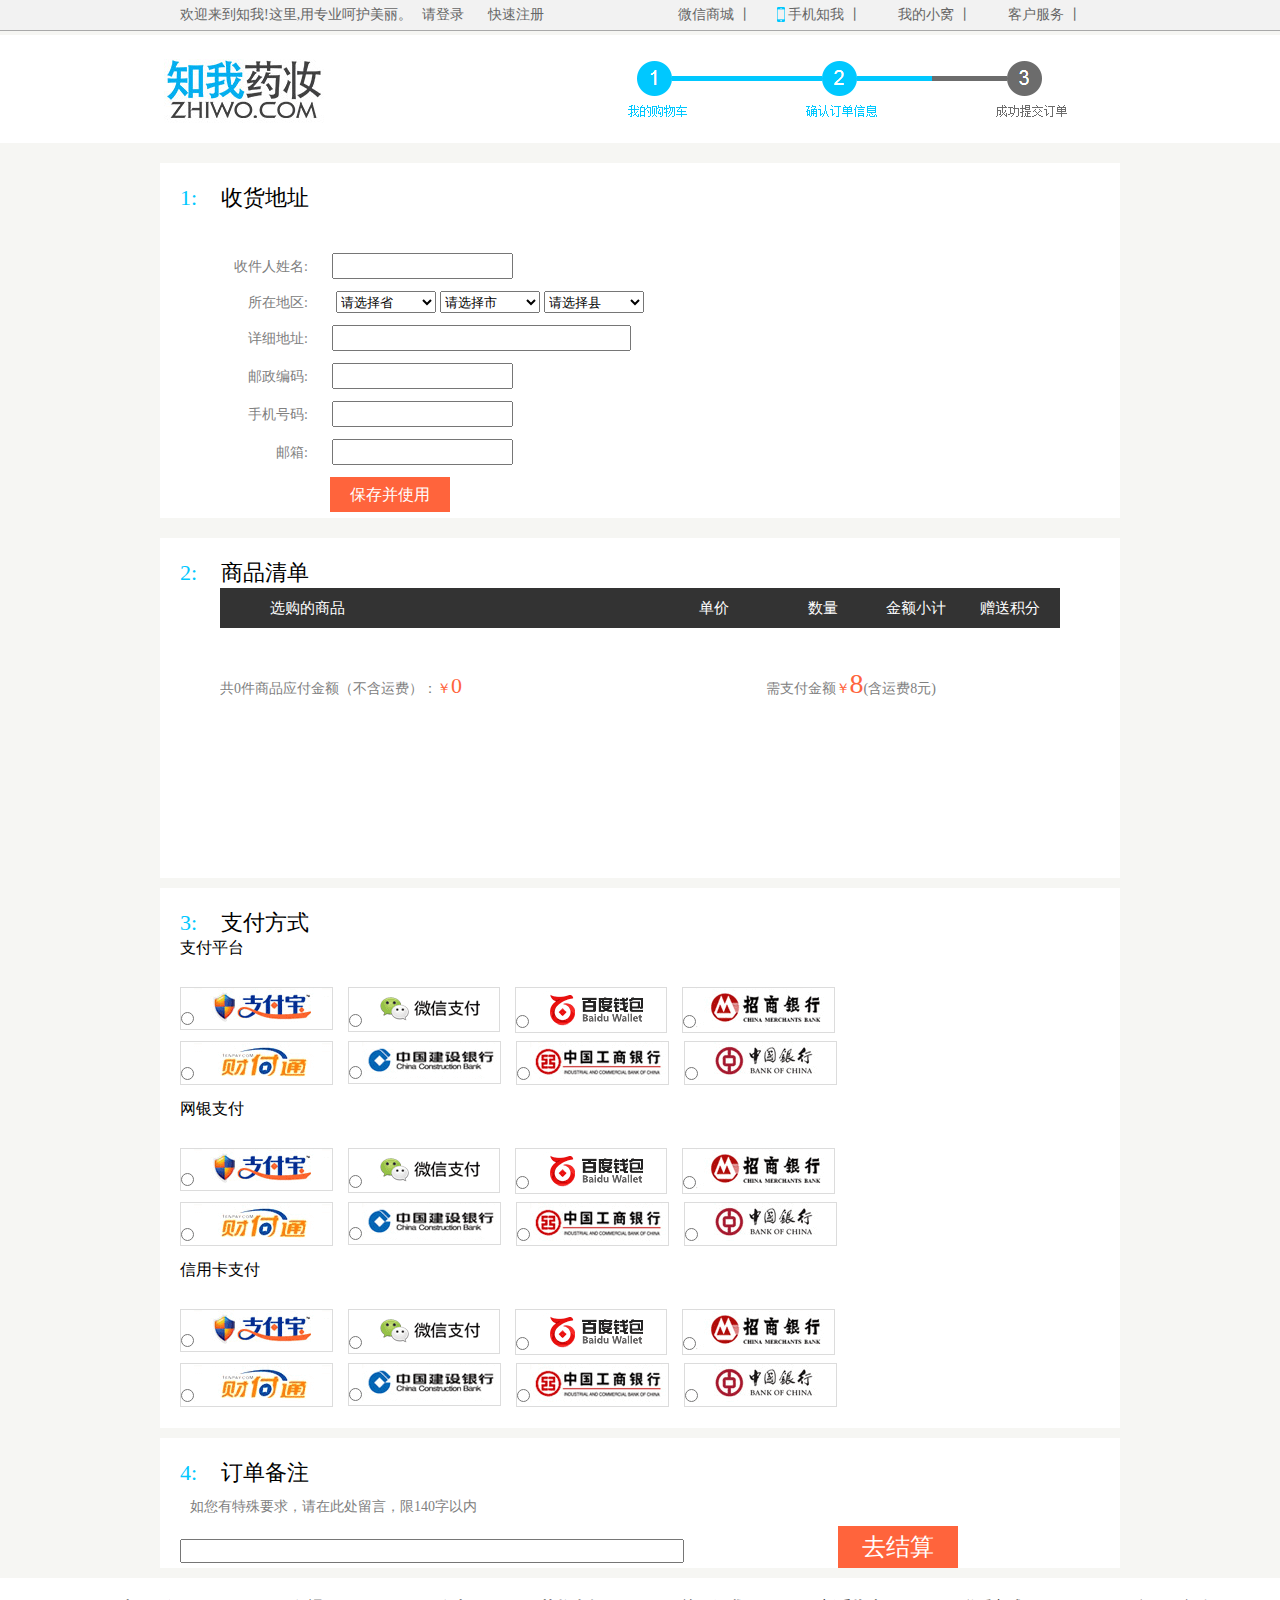
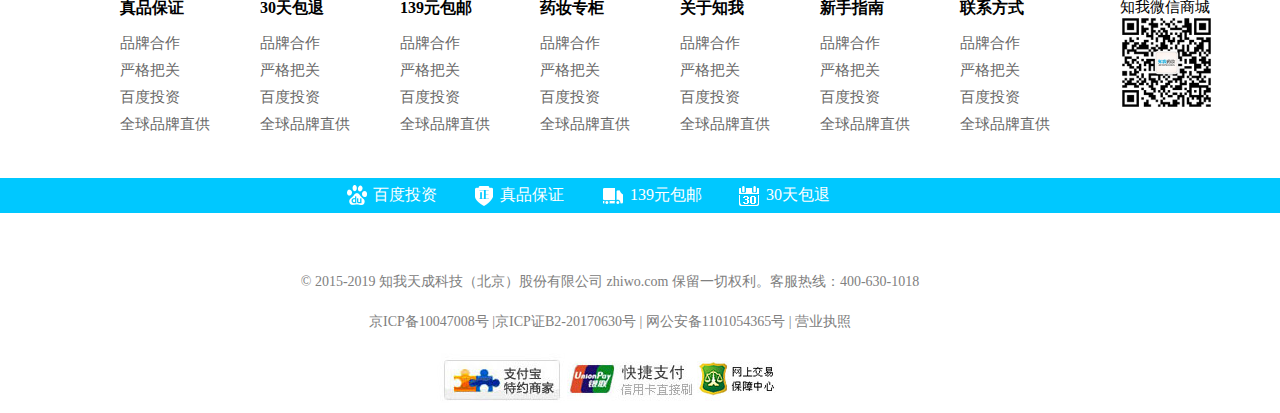
<file: project/jiesuan.html>
<!DOCTYPE html>
<html>
	<head>
		<meta charset="UTF-8">
		<title>知我药妆-知名药妆护肤品化妆品团购网站-真品保证-30天包退</title>
		<link rel="shortcut icon" href="img/1.ico">
		<link rel="stylesheet" type="text/css" href="jiesuan.css">
	</head>
	<body>
		<div id="top">
			<span>欢迎来到知我!这里,用专业呵护美丽。</span>
			<a href="login.html">请登录</a>
			<a href="register.html">快速注册</a>
			<ul id="topIn">
				<li class="menu">微信商城   丨<div><img style="width:110px;"src="img/android_ewm.png"></div></li>
				<li style="background:url(img/phone.png) no-repeat;">手机知我   丨</li>
				<li class="menu">我的小窝   丨<div style="height:150px"><span>我的订单</span><span>我的优惠卷</span><span>我的积分</span><span>我的收藏</span><span>我的预定</span></div></li>
				<li class="menu">客户服务   丨<div style="height:120px"><span>帮助中心</span><span>新浪微博</span><span>正品承诺</span><span>真伪查询</span></div></li>
			</ul>
		</div>
		<div id="head">
			<a href="index.html"><img  id="i1" src="img/logo.jpg"></a>
			<img  id="i2"src="img/jiesuan.png">
		</div>
		<div id="main1">
			<span style="font-size: 22px;color: #00C8FF; margin-right: 24px;">1:</span><span style="font-size: 22px;">收货地址</span>
			<p style="margin-top: 40px;"><span>收件人姓名:</span><input type="text" id="xm"><span id="xm1"></span></p>
			<p><span>所在地区:</span>
				<select id="prov">
				    <option>请选择省</option>
			    </select>
			    <select id="city">
			    	<option>请选择市</option>
			    </select>
			    <select id="country">
			    	<option>请选择县</option>
			    </select>
			</p>
			<p><span>详细地址:</span><input type="text"  style="width:295px;" id="dz"><span id="dz1"></span></p>
			<p><span>邮政编码:</span><input type="text" id="yb"><span id="yb1"></span></p>
			<p><span>手机号码:</span><input type="text" id="hm"><span id="hm1"></span></p>
			<p><span>邮箱:</span><input type="text" id="yx"><span id="yx1"></span></p>
			<a href="#" id="qrzq">保存并使用</a>
		</div>
		<div id="main2">
			<span style="font-size: 22px;color: #00C8FF;margin-right: 24px;">2:</span><span style="font-size: 22px;">商品清单</span>
			<div id="cart">
		    	<p id="hp">
		    		<span style="margin-left: 50px;">选购的商品</span>
		    		<span style="margin-left: 350px;">单价</span>
		    		<span style="margin-left: 75px;">数量</span>
		    		<span style="margin-left: 45px;">金额小计</span>
		    		<span style="margin-left: 30px;">赠送积分</span>
		    	</p>
		    	<table id="tab">
		    		<!--<tr>
		    			<td style="width: 150px;"><img src="img/16470291727021584211.jpg"></td>
		    			<td style="width: 280px;text-align: right;">CJ思美兰 mdash;石榴皂100g【柔】*2 </td>
		    			<td style="width: 115px;">￥22</td>
		    			<td style="width: 100px;">1</td>
		    			<td style="width: 110px;" class="money">22.00</td>
		    			<td style="width: 80px;">22</td>
		    			<td>删除</td>
		    		</tr>-->
		    	</table>
		    	<div id="sum">		    		
		    		共<span id="ss1">0</span>件商品应付金额（不含运费）：<span id="ss2">￥</span><span id="ss3">0</span>
		    		<span id="mar">需支付金额</span><span style="color:#FF643C ;">￥</span><span id="zf">0</span><span>(含运费8元)</span>
		    	</div>
		    </div>
		</div>
		<div id="main3">
			<span style="font-size: 22px;color: #00C8FF;margin-right: 24px;">3:</span><span style="font-size: 22px;">支付方式</span>
			<p>支付平台</p>
			<div id="pt">
				<div class="ll"><input type="radio" name="ch"><img src="img/h1.fw.png"></div>
				<div class="ll"><input type="radio" name="ch"><img src="img/h2.fw.png"></div>
				<div class="ll"><input type="radio" name="ch"><img src="img/h3.fw.png"></div>
				<div class="ll"><input type="radio" name="ch"><img src="img/h6.fw.png"></div>
				<div class="ll"><input type="radio" name="ch"><img src="img/h5.fw.png"></div>
				<div class="ll"><input type="radio" name="ch"><img src="img/h7.fw.png"></div>
				<div class="ll"><input type="radio" name="ch"><img src="img/h8.fw.png"></div>
				<div class="ll"><input type="radio" name="ch"><img src="img/h9.fw.png"></div>
			</div>
			<p>网银支付</p>
			<div id="wy">
				<div class="ll"><input type="radio" name="ch"><img src="img/h1.fw.png"></div>
				<div class="ll"><input type="radio" name="ch"><img src="img/h2.fw.png"></div>
				<div class="ll"><input type="radio" name="ch"><img src="img/h3.fw.png"></div>
				<div class="ll"><input type="radio" name="ch"><img src="img/h6.fw.png"></div>
				<div class="ll"><input type="radio" name="ch"><img src="img/h5.fw.png"></div>
				<div class="ll"><input type="radio" name="ch"><img src="img/h7.fw.png"></div>
				<div class="ll"><input type="radio" name="ch"><img src="img/h8.fw.png"></div>
				<div class="ll"><input type="radio" name="ch"><img src="img/h9.fw.png"></div>
			</div>
			<p>信用卡支付</p>
			<div id="xy">
				<div class="ll"><input type="radio" name="ch"><img src="img/h1.fw.png"></div>
				<div class="ll"><input type="radio" name="ch"><img src="img/h2.fw.png"></div>
				<div class="ll"><input type="radio" name="ch"><img src="img/h3.fw.png"></div>
				<div class="ll"><input type="radio" name="ch"><img src="img/h6.fw.png"></div>
				<div class="ll"><input type="radio" name="ch"><img src="img/h5.fw.png"></div>
				<div class="ll"><input type="radio" name="ch"><img src="img/h7.fw.png"></div>
				<div class="ll"><input type="radio" name="ch"><img src="img/h8.fw.png"></div>
				<div class="ll"><input type="radio" name="ch"><img src="img/h9.fw.png"></div>
			</div>
		</div>
		<div id="main4">
			<span style="font-size: 22px;color: #00C8FF;margin-right: 24px;">4:</span><span style="font-size: 22px;">订单备注</span>
			<span style="font-size: 14px;color:gray;margin: 10px; display: block;">如您有特殊要求，请在此处留言，限140字以内</span>
			<input type="text" style="width:500px;height:20px">   <a id="ess" style="cursor: pointer;">去结算</a>
		</div>
	    <div id="footer">
			<div id="ft">
				<dl style="margin-left: 120px;">
					<dt>真品保证</dt>
					<dd>
						<a href="#">品牌合作</a>
						<a href="#">严格把关</a>
						<a href="#">百度投资</a>
						<a href="#">全球品牌直供</a>
					</dd>
				</dl>
				<dl>
					<dt>30天包退</dt>
					<dd>
						<a href="#">品牌合作</a>
						<a href="#">严格把关</a>
						<a href="#">百度投资</a>
						<a href="#">全球品牌直供</a>
					</dd>
				</dl>
				<dl>
					<dt>139元包邮</dt>
					<dd>
						<a href="#">品牌合作</a>
						<a href="#">严格把关</a>
						<a href="#">百度投资</a>
						<a href="#">全球品牌直供</a>
					</dd>
				</dl>
				<dl>
					<dt>药妆专柜</dt>
					<dd>
						<a href="#">品牌合作</a>
						<a href="#">严格把关</a>
						<a href="#">百度投资</a>
						<a href="#">全球品牌直供</a>
					</dd>
				</dl>
				<dl>
					<dt>关于知我</dt>
					<dd>
						<a href="#">品牌合作</a>
						<a href="#">严格把关</a>
						<a href="#">百度投资</a>
						<a href="#">全球品牌直供</a>
					</dd>
				</dl>
				<dl>
					<dt>新手指南</dt>
					<dd>
						<a href="#">品牌合作</a>
						<a href="#">严格把关</a>
						<a href="#">百度投资</a>
						<a href="#">全球品牌直供</a>
					</dd>
				</dl>
				<dl>
					<dt>联系方式</dt>
					<dd>
						<a href="#">品牌合作</a>
						<a href="#">严格把关</a>
						<a href="#">百度投资</a>
						<a href="#">全球品牌直供</a>
					</dd>
				</dl>
				<div id="wei">
					<span>知我微信商城</span>
					<img src="img/wc.png">
				</div>
			</div>
			<div id="fm">
				        <a href="#" style="margin-left: 340px;"><img src="img/1.fw.png">百度投资</a>
						<a href="#"><img src="img/2.fw.png">真品保证</a>
						<a href="#"><img src="img/3.fw.png">139元包邮</a>
						<a href="#"><img src="img/4.fw.png">30天包退</a>
			</div>
			<div id="fb">
			    <p style="margin-top: 30px;">© 2015-2019 知我天成科技（北京）股份有限公司 zhiwo.com 保留一切权利。客服热线：400-630-1018</p>
			    <p>京ICP备10047008号 |京ICP证B2-20170630号 | 网公安备1101054365号 | 营业执照</p>
			    <p><img src="img/ft1.jpg"><img src="img/ft2.jpg"><img src="img/ft3.jpg"></p>
			</div>
		</div>
	</body>
</html>
<script src="jquery-1.11.1.min.js"></script>
<script src="cookie.js"></script>
<script src="jiesuan.js"></script>
</file>
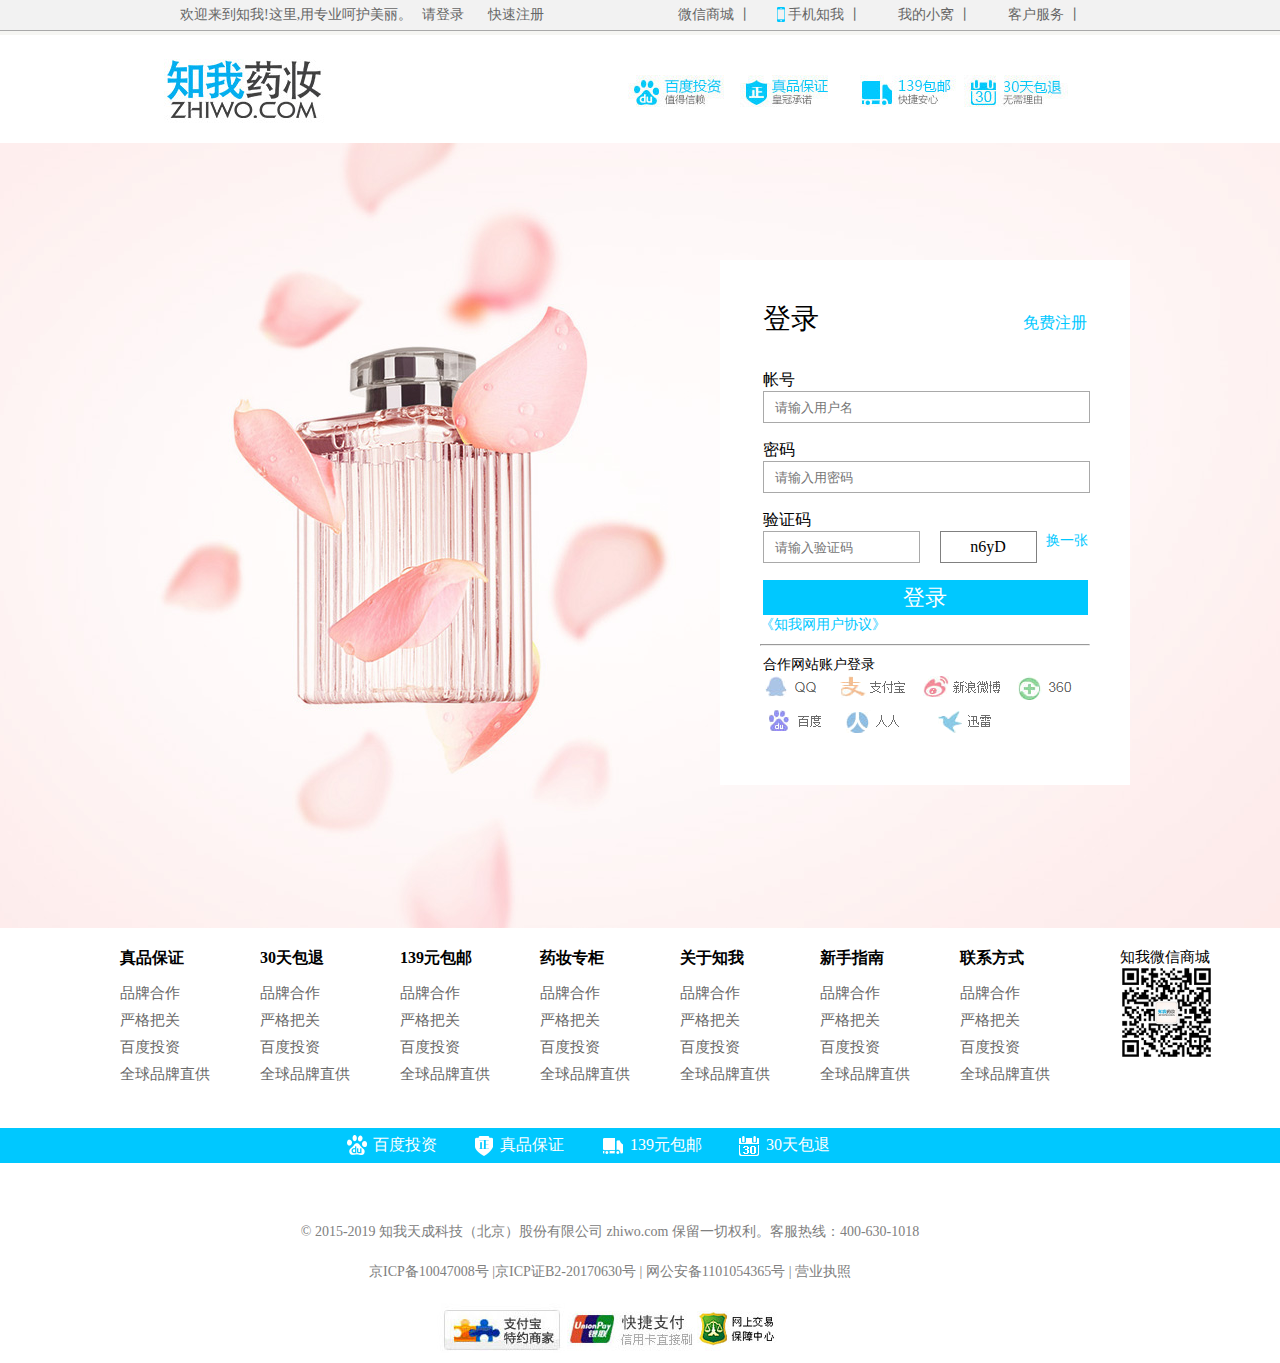
<file: project/login.html>
<!DOCTYPE html>
<html>
	<head>
		<meta charset="UTF-8">
		<title>知我药妆-知名药妆护肤品化妆品团购网站-真品保证-30天包退</title>
		<link rel="shortcut icon" href="img/1.ico">
		<link rel="stylesheet" type="text/css" href="login.css">
	</head>
	<body>
		<div id="top">
			<span>欢迎来到知我!这里,用专业呵护美丽。</span>
			<a href="login.html">请登录</a>
			<a href="register.html">快速注册</a>
			<ul id="topIn">
				<li class="menu">微信商城   丨<div><img style="width:110px;"src="img/android_ewm.png"></div></li>
				<li style="background:url(img/phone.png) no-repeat;">手机知我   丨</li>
				<li class="menu">我的小窝   丨<div style="height:150px"><span>我的订单</span><span>我的优惠卷</span><span>我的积分</span><span>我的收藏</span><span>我的预定</span></div></li>
				<li class="menu">客户服务   丨<div style="height:120px"><span>帮助中心</span><span>新浪微博</span><span>正品承诺</span><span>真伪查询</span></div></li>
			</ul>
		</div>
		<div id="head">
			<a href="index.html"><img  id="i1" src="img/logo.jpg"></a>
			<img  id="i2"src="img/top2.jpg">
		</div>
		<div style="width:100%;height:785px;position: relative;"><img src="img/login.jpg" style="position: absolute; left:-300px;"></div>		
		<div id="reg">
			<div class="ccc">
				<span id="s1" style="font-size: 28px;margin-right: 200px; font-weight: 400;">登录</span>
				<span id="s3"><a href="register.html" style="color: #00c8ff; ">免费注册</a></span>
			</div>
			<div class="ccc">
				<p>帐号</p>
				<input type="text" id="uname" placeholder="   请输入用户名">
				<div class="ale" id="o1"></div>
			</div>
			<div class="ccc">
				<p>密码</p>
				<input type="text" id="upwd" placeholder="   请输入用密码">
				<div class="ale" id="o2"></div>
			</div>
			<div class="ccc">
				<p>验证码</p>
				<input type="text" id="yzm" style="width:155px;float: left; margin-right:20px ;" placeholder="   请输入验证码">
				<div id="sj"></div><span id="change" style="font-size: 14px; color: #00c8ff;">换一张</span>
				<p id="o4"style="height:16px; width:130px"></p>
			</div>
			
			<div class="ccc" id="bt"><a>登录</a></div>
			<a href="#" style="font-size: 14px; color:  #00c8ff;">《知我网用户协议》</a>
			<hr style="margin: 10px auto;">
			<div class="ccc">
				<p style="font-size: 14px;">合作网站账户登录</p>
				<a href="#"><img src="img/k1.fw.png"></a>
				<a href="#"><img src="img/k2.fw.png"></a>
				<a href="#"><img src="img/k3.fw.png"></a>
				<a href="#"><img src="img/k4.fw.png"></a>
				<a href="#"><img src="img/k5.fw.png"></a>
				<a href="#"><img src="img/k6.fw.png"></a>
				<a href="#"><img src="img/k7.fw.png"></a>
			</div>
		</div>
		<div id="footer">
			<div id="ft">
				<dl style="margin-left: 120px;">
					<dt>真品保证</dt>
					<dd>
						<a href="#">品牌合作</a>
						<a href="#">严格把关</a>
						<a href="#">百度投资</a>
						<a href="#">全球品牌直供</a>
					</dd>
				</dl>
				<dl>
					<dt>30天包退</dt>
					<dd>
						<a href="#">品牌合作</a>
						<a href="#">严格把关</a>
						<a href="#">百度投资</a>
						<a href="#">全球品牌直供</a>
					</dd>
				</dl>
				<dl>
					<dt>139元包邮</dt>
					<dd>
						<a href="#">品牌合作</a>
						<a href="#">严格把关</a>
						<a href="#">百度投资</a>
						<a href="#">全球品牌直供</a>
					</dd>
				</dl>
				<dl>
					<dt>药妆专柜</dt>
					<dd>
						<a href="#">品牌合作</a>
						<a href="#">严格把关</a>
						<a href="#">百度投资</a>
						<a href="#">全球品牌直供</a>
					</dd>
				</dl>
				<dl>
					<dt>关于知我</dt>
					<dd>
						<a href="#">品牌合作</a>
						<a href="#">严格把关</a>
						<a href="#">百度投资</a>
						<a href="#">全球品牌直供</a>
					</dd>
				</dl>
				<dl>
					<dt>新手指南</dt>
					<dd>
						<a href="#">品牌合作</a>
						<a href="#">严格把关</a>
						<a href="#">百度投资</a>
						<a href="#">全球品牌直供</a>
					</dd>
				</dl>
				<dl>
					<dt>联系方式</dt>
					<dd>
						<a href="#">品牌合作</a>
						<a href="#">严格把关</a>
						<a href="#">百度投资</a>
						<a href="#">全球品牌直供</a>
					</dd>
				</dl>
				<div id="wei">
					<span>知我微信商城</span>
					<img src="img/wc.png">
				</div>
			</div>
			<div id="fm">
				        <a href="#" style="margin-left: 340px;"><img src="img/1.fw.png">百度投资</a>
						<a href="#"><img src="img/2.fw.png">真品保证</a>
						<a href="#"><img src="img/3.fw.png">139元包邮</a>
						<a href="#"><img src="img/4.fw.png">30天包退</a>
			</div>
			<div id="fb">
			    <p style="margin-top: 30px;">© 2015-2019 知我天成科技（北京）股份有限公司 zhiwo.com 保留一切权利。客服热线：400-630-1018</p>
			    <p>京ICP备10047008号 |京ICP证B2-20170630号 | 网公安备1101054365号 | 营业执照</p>
			    <p><img src="img/ft1.jpg"><img src="img/ft2.jpg"><img src="img/ft3.jpg"></p>
			</div>
		</div>
	</body>
</html>
<script src="jquery-1.11.1.min.js"></script>
<script src="cookie.js"></script>
<script>
	$("#topIn").on("mouseenter",".menu",function(){
		$(this).css({"background":"white","border-buttom":"white 1px solid"})
	    $(this).find("div").show(100)
	})
	$("#topIn").on("mouseleave",".menu",function(){
		$(this).css({"background":"#f2f2f2","border-buttom":"1px solid darkgray"})
	     $(this).find("div").hide(100)
	})
	var ch=document.getElementById("change")
	function rand(min,max){
     	return Math.floor(Math.random()*(max-min+1))+min	
     }
	ch.onclick=function(){
		var arr=[];
		for(i=0;i<4;i++){
		var code=rand(48,122)
		while(code>=58&&code<=64||code>=91&&code<=96){
			code=rand(48,122)
		}
		arr[i]=String.fromCharCode(code)
	 }	
		$("#sj").html(arr.join(""))	
	}
	window.onload=function(){
		ch.onclick();
	}
	
	var arr=getCookie("pInfo")
	$("#uname").blur(function(){
		if(arr.length==0){
			$("#o1").html("用户名不存在")
			return;
		}
		for(var i=0;i<arr.length;i++){
			if(arr[i].name==$(this).val()){
				$("#o1").html("用户名输入正确")
			}else{
				$("#o1").html("用户名不存在")
				return;
			}
		}	
	})
	var flagZ=null;
	$("#upwd").blur(function(){
		for(var i=0;i<arr.length;i++){
			if(arr[i].name==$("#uname").val()&&arr[i].pwd==$(this).val()){
				$("#o2").html("密码输入正确")
				flagZ=true;
			}else{
				$("#o2").html("密码输入不正确")
				flagZ=false;
				return;
			}
		}
	})
	var flagY=null;
	$("#yzm").blur(function(){
		if($(this).val()==$("#sj").html()){
			flagY=true;
			$("#o4").html("验证码输入正确")
		}else{
			flagY=false;
			$("#o4").html("验证码输入不正确")
		}
	})
	$("#bt").click(function(){
		if(flagZ&&flagY){
			location.href="index.html"
		}else{
			alert("请完整填写登录信息")
			return;
		}
	})
</script>
</file>
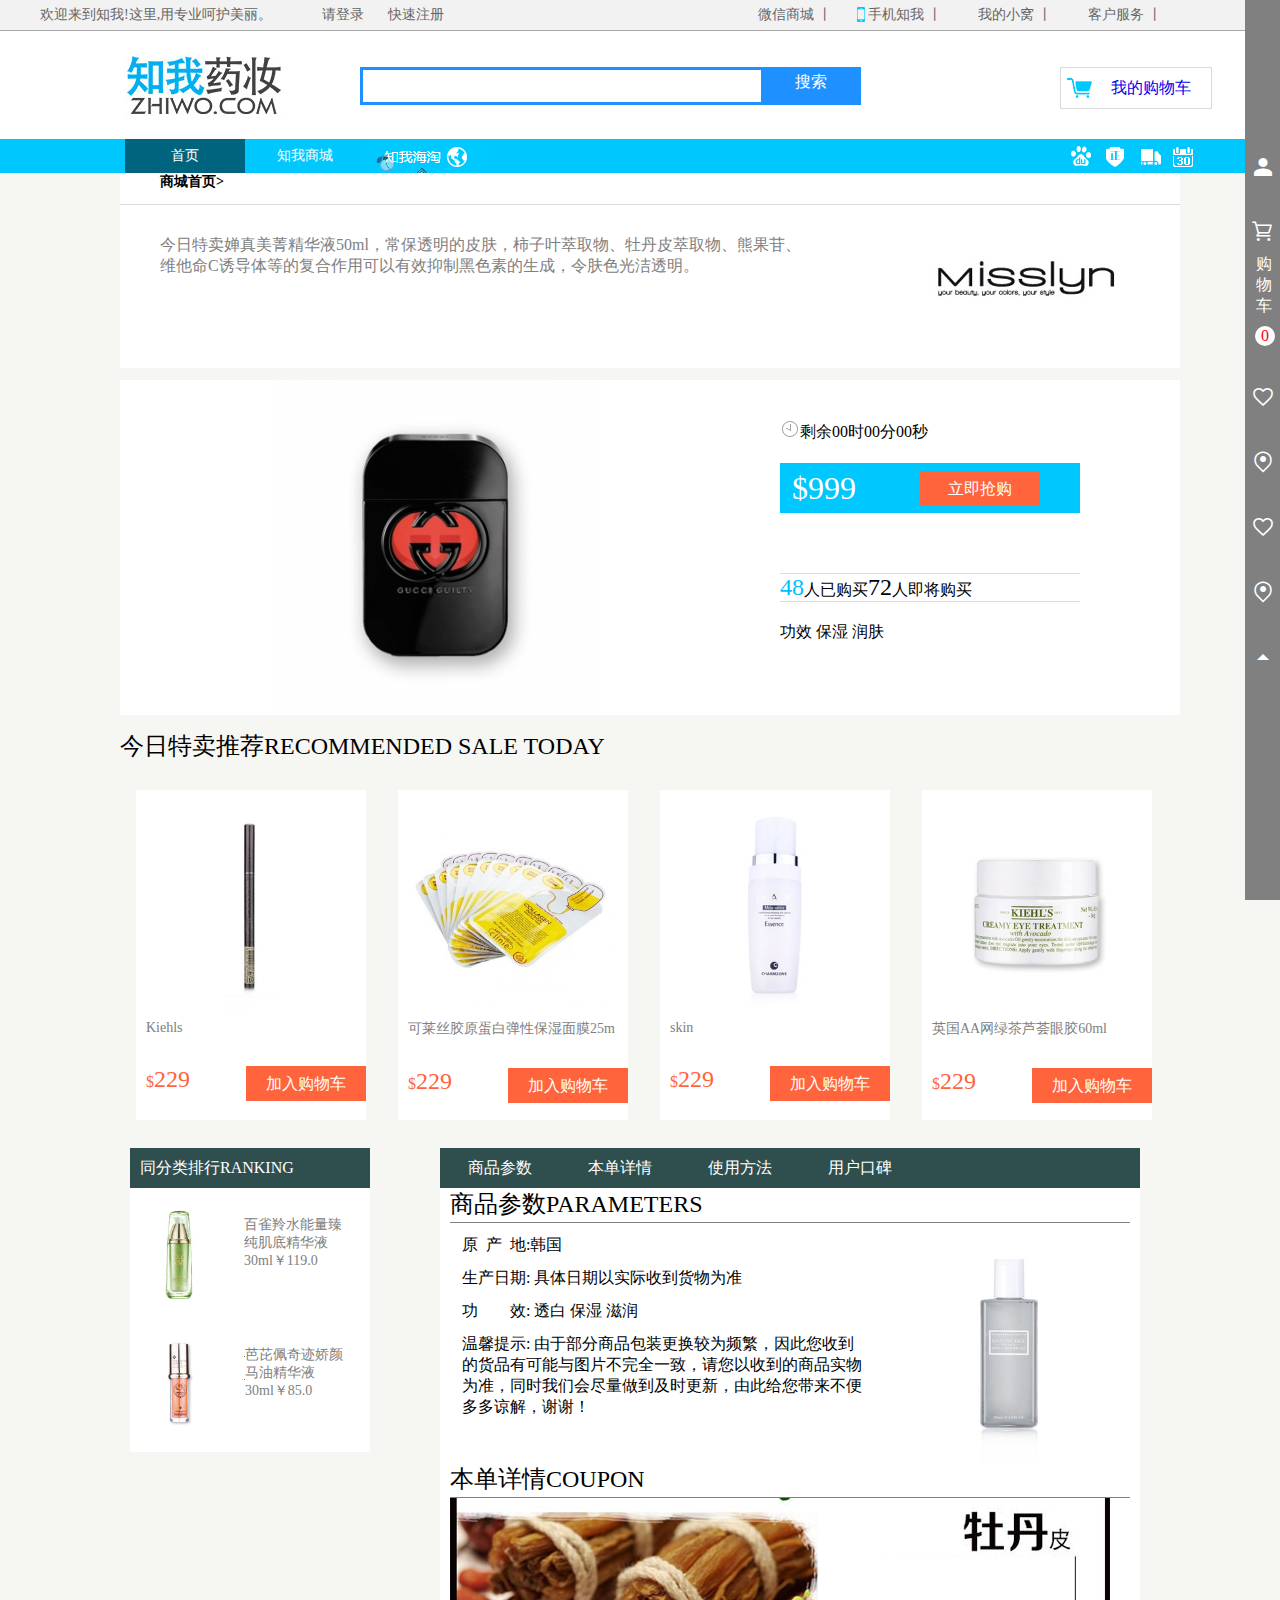
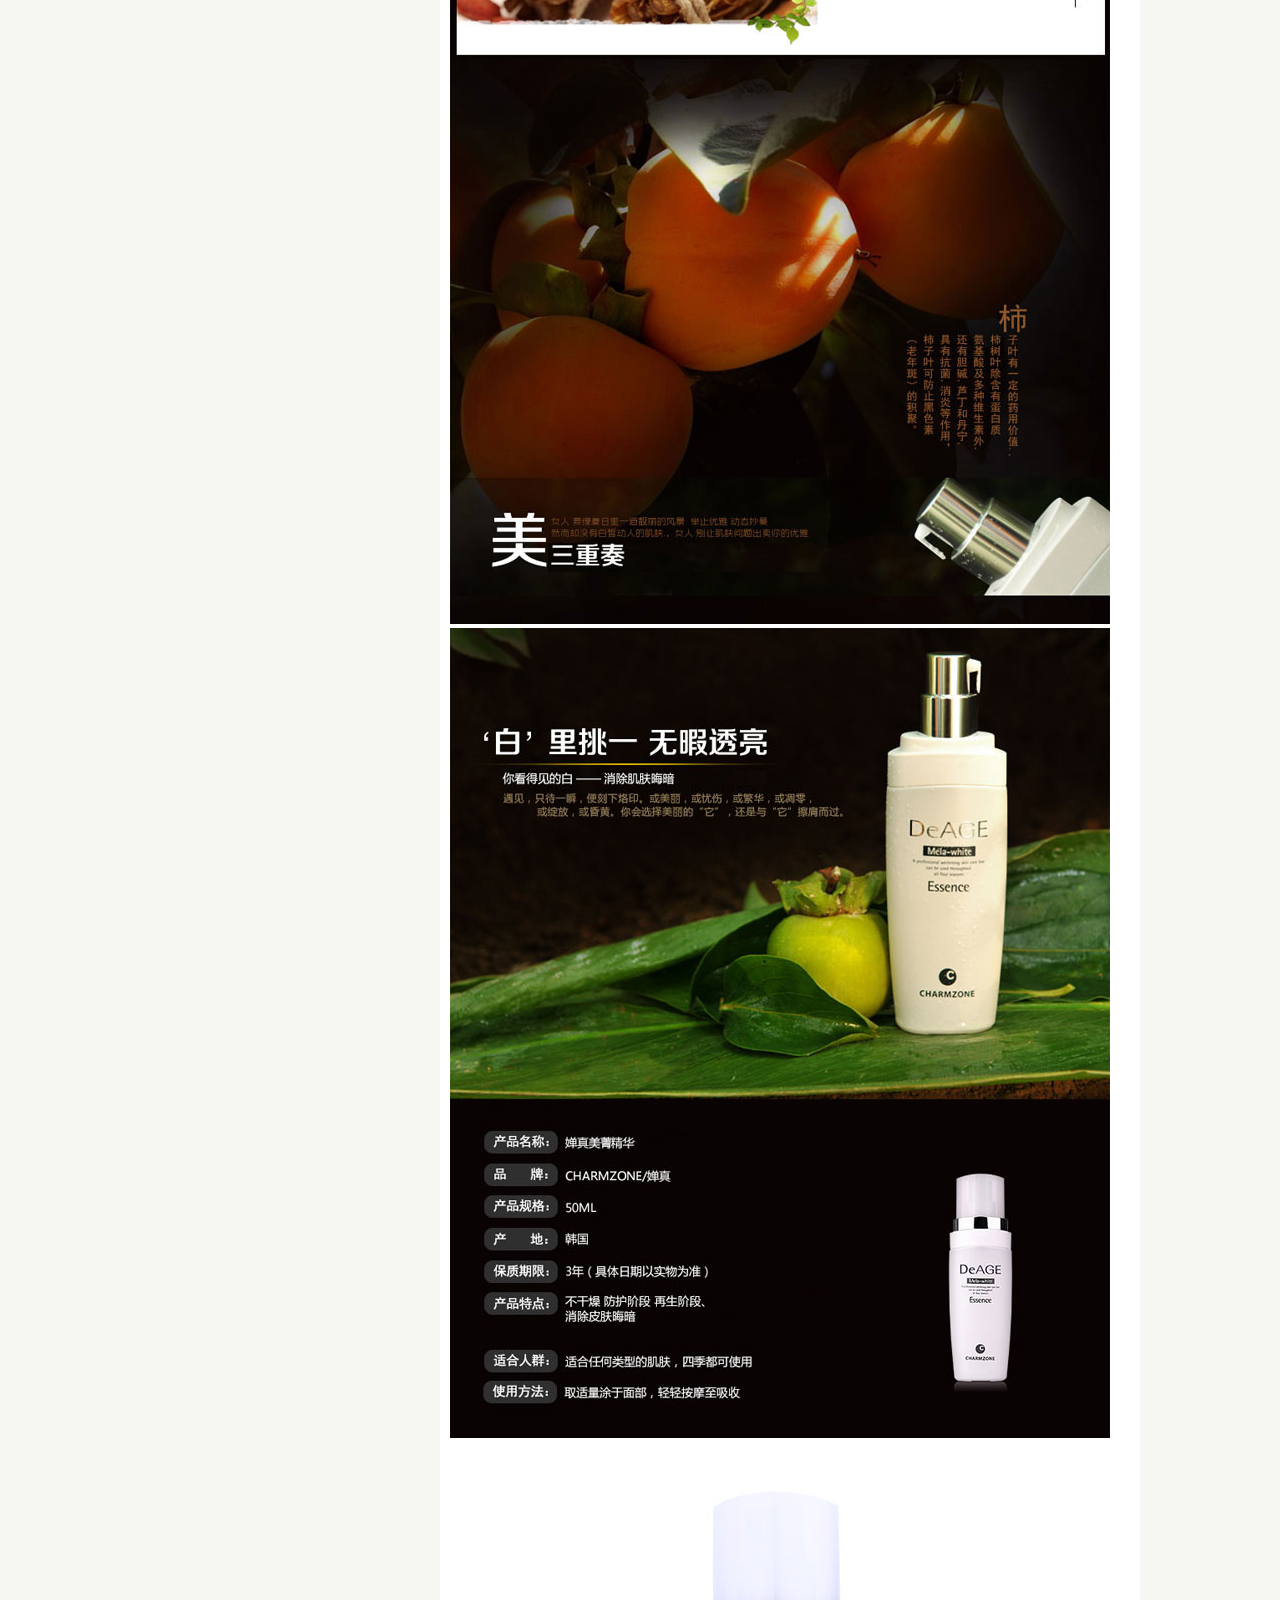
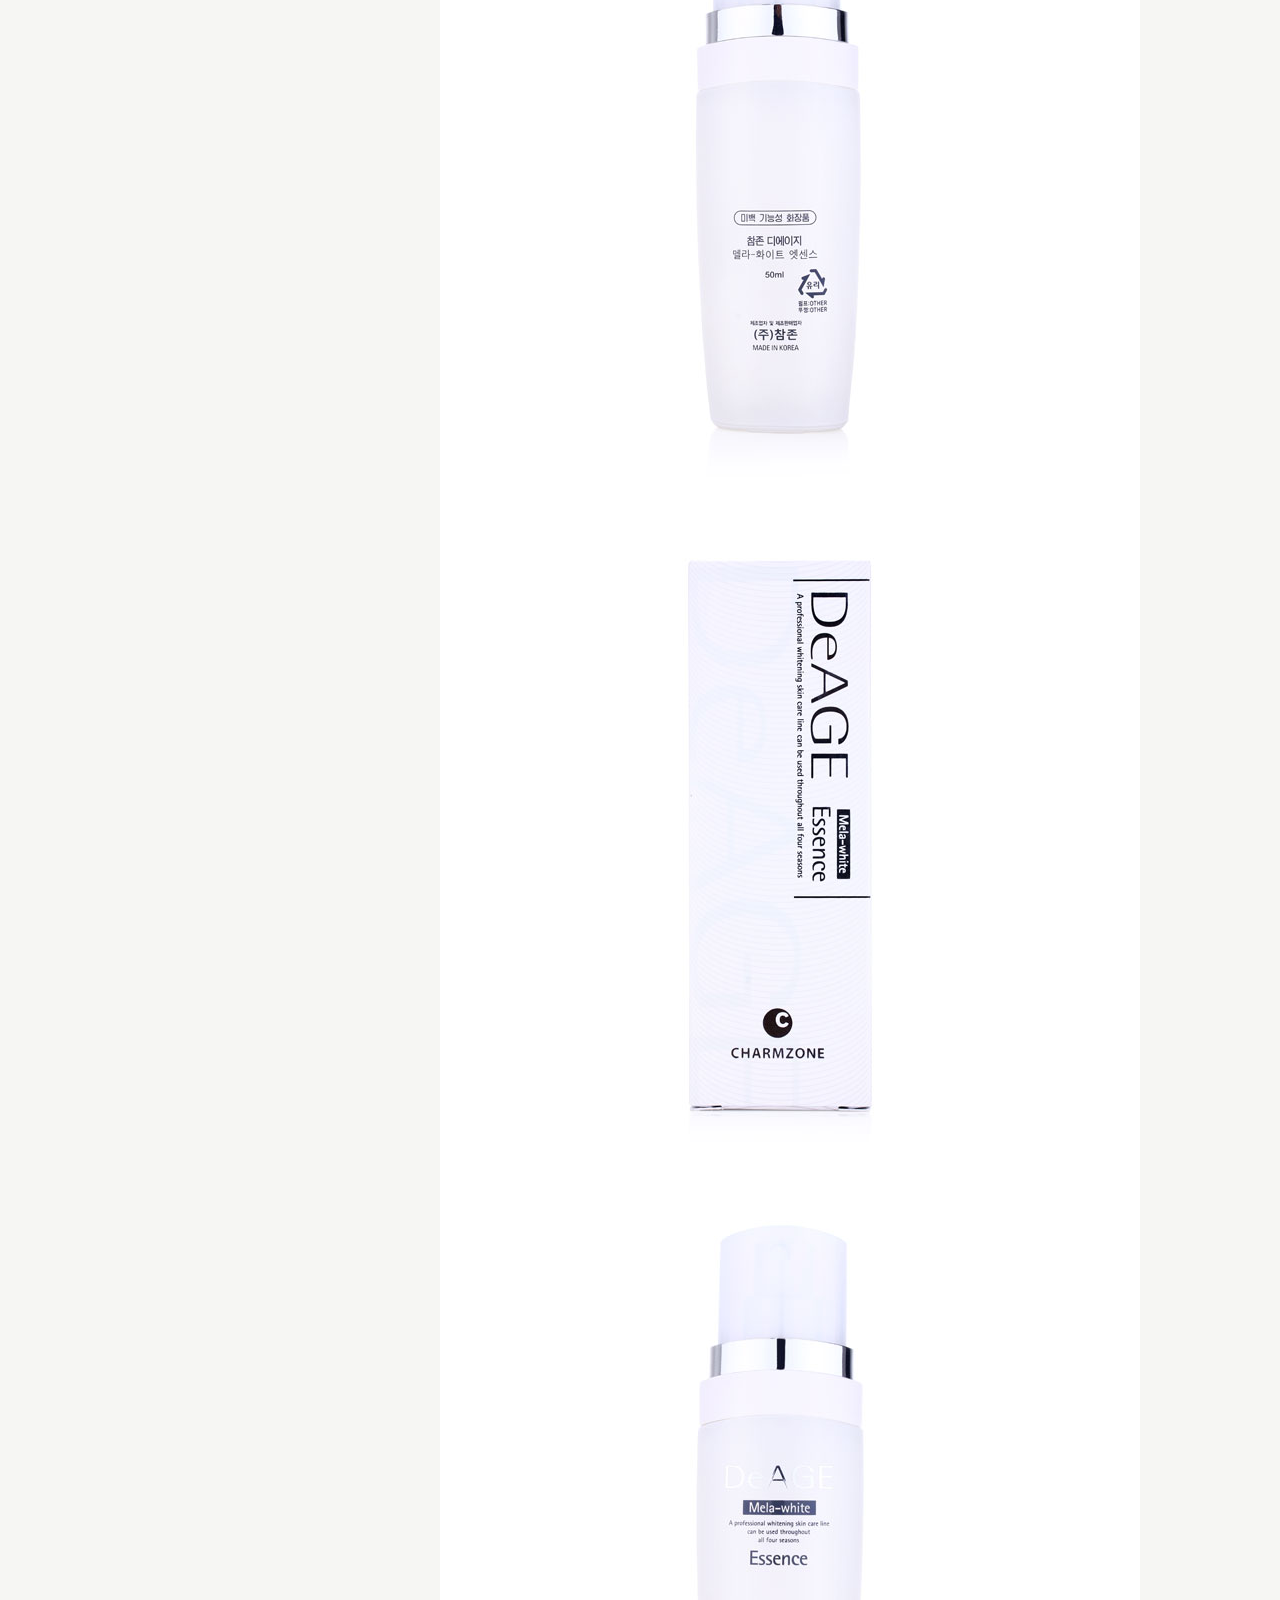
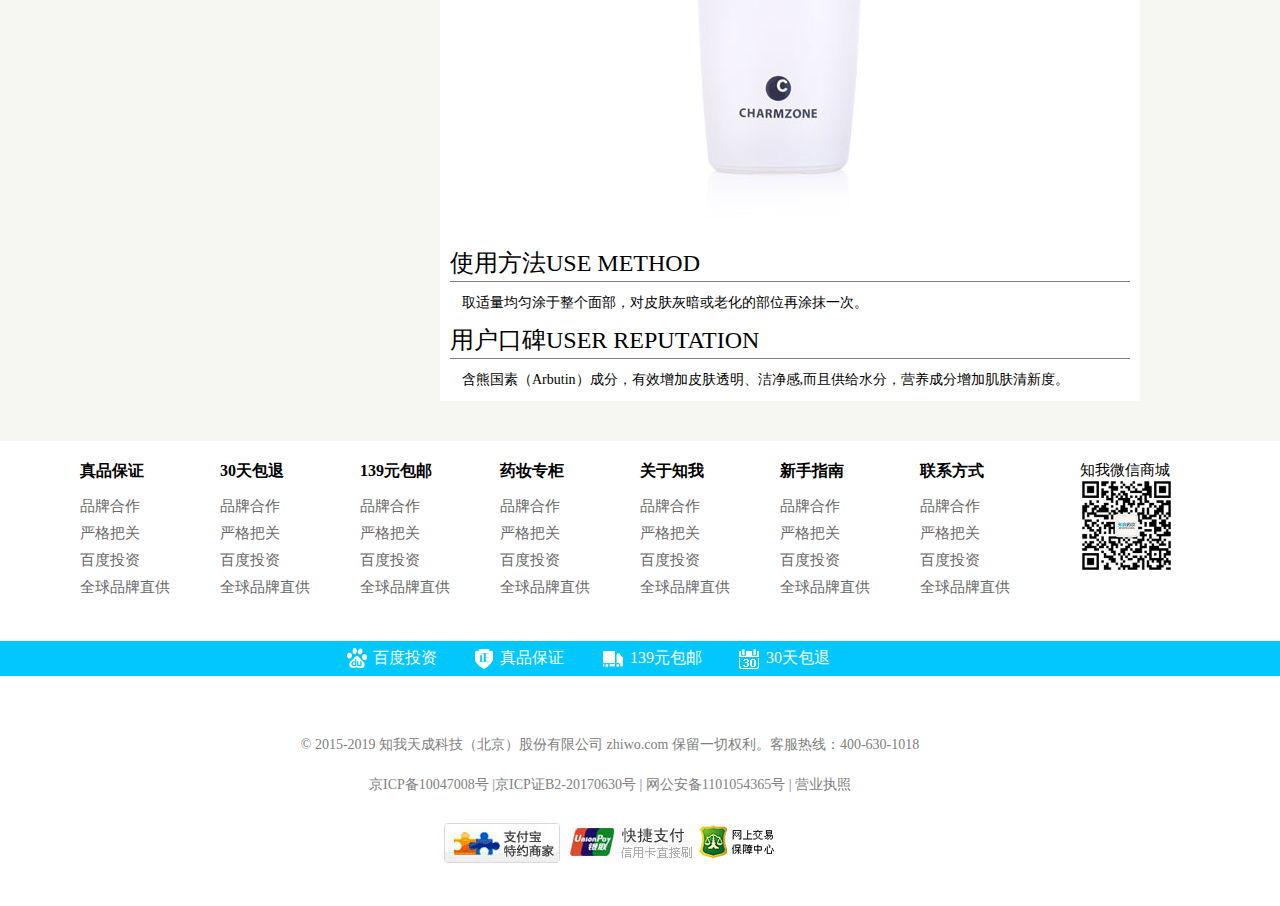
<file: project/page.html>
<!DOCTYPE html>
<html>
	<head>
		<meta charset="UTF-8">
		<title>知我药妆-知名药妆护肤品化妆品团购网站-真品保证-30天包退</title>
		<link rel="shortcut icon" href="img/1.ico">
		<link rel="stylesheet" type="text/css" href="main.css">
		<link rel="stylesheet" type="text/css" href="page.css">
		<link rel="stylesheet" type="text/css" href="iconfont/iconfont.css">
		<script src="jquery-1.11.1.min.js"></script>
		<script src="cookie.js"></script>
	</head>
	<body>
		<div id="left"></div>
		<div id="right">
			<a href="#" style="margin-top: 150px;"><span class="iconfont">&#xe8c8;</span><p>登录丨注册</p></a>
			<a href="#"  id="shopc" style="height: 135px;"><span class="iconfont">&#xe887;</span><span id="car">购物车</span><span id="count">0</span></a>
			<a href="#"><span class="iconfont">&#xe8c3;</span><p>我的收藏</p></a>
			<a href="#"><span class="iconfont">&#xe8fe;</span><p>我看过的</p></a>
			<a href="#"><span class="iconfont">&#xe8c3;</span><div  id="code"><img src="img/android_ewm.png"><img src="img/android_ewm.png"><img src="img/android_ewm.png"></div></a>
			<a href="#"><span class="iconfont">&#xe8fe;</span><p>客服中心</p></a>
			<a href="#"><span class="iconfont">&#xe8f7;</span></a>
		</div>
		<div id="shopmenu">
			<p  style="font-size:18px ;margin: 12px; border-bottom: 1px solid grey;"><span>我的购物车</span><span style="margin-left: 150px; font-size: 24px;">></span></p>
			<div id="suv">
				<!--<div class="good">
					<img src="img/14610142304871611305.jpg"> 
					<p class="pr">
						<span class="spa1">【促销价】法国进口 雅漾修护保湿霜40ml</span><br>
						<span class="spa2">￥49.9</span>
						<span class="spa3">1</span>
						<u class="spa4"><a>删除</a></u>
					</p>
				</div>-->
			</div>
			<p style="margin: 12px;">共<span style="color:#ff643c;" id="ct">0</span>件商品<br><br>共计<span style="color:#ff643c;">￥</span><span  id="sim" style="color:#ff643c; font-size: 18px;" >0</span><a href="shopcar.html" id="link">去购物车结算</a></p>
		</div>
		<div id="top">
			<span>欢迎来到知我!这里,用专业呵护美丽。</span>
			<a href="login.html">请登录</a>
			<a href="register.html">快速注册</a>
			<ul id="topIn">
				<li class="menu">微信商城   丨<div><img style="width:110px;"src="img/android_ewm.png"></div></li>
				<li style="background:url(img/phone.png) no-repeat;">手机知我   丨</li>
				<li class="menu">我的小窝   丨<div style="height:150px"><span>我的订单</span><span>我的优惠卷</span><span>我的积分</span><span>我的收藏</span><span>我的预定</span></div></li>
				<li class="menu">客户服务   丨<div style="height:120px"><span>帮助中心</span><span>新浪微博</span><span>正品承诺</span><span>真伪查询</span></div></li>
			</ul>
		</div>
		<div id="header">
			<a href="index.html" id="im"><img src="img/logo.jpg"></a>
			<div id="ss">
				<input type="text" id="s">
				<a href="#" id="b">搜索</a>
			</div>
			<div id="shopcar"><a href="shopcar.html"><img src="img/shopcar.png">我的购物车</a></div>
		</div>
		<div id="nav">
			<a href="#"  class="dh" style="left:125px; background:#00647f">首页</a>
			<a href="#"  class="dh" id="a2" style="left:245px">知我商城</a>
			<a href="#"  class="dh" id="ttt" style="left:365px; background-image: url(img/home_overseas.gif);"></a>
			<ul id="uu">
				<li style="left:100px" value="140"><img src="img/4.fw.png"><span>30天无理由退还</span></li>
				<li style="left:66px" value="130"><img src="img/3.fw.png"><span>139元包邮</span></li>
				<li style="left:33px" value="100"><img src="img/2.fw.png"><span>真品保证</span></li>
				<li value="100"><img src="img/1.fw.png"><span>百度投资</span></li>
			</ul>
			<div id="market">
				<div class="detial"><img src="img/hufu.fw.png"><span>护肤</span>
					<div id="content">
						<a href="#">面膜面贴</a><a href="#">面膜面贴</a><a href="#">面膜面贴</a><a href="#">面膜面贴</a>
						<a href="#">面膜面贴</a><a href="#">面膜面贴</a><a href="#">面膜面贴</a><a href="#">面膜面贴</a>	
					</div>
				</div>
				<div class="detial"><img src="img/yaozhuang.fw.png"><span>药妆</span>
					<div id="content">
						<a href="#">面膜面贴</a><a href="#">面膜面贴</a><a href="#">面膜面贴</a><a href="#">面膜面贴</a>
						<a href="#">面膜面贴</a><a href="#">面膜面贴</a><a href="#">面膜面贴</a><a href="#">面膜面贴</a>	
					</div>
				</div>
				<div class="detial"><img src="img/xihu.fw.png"><span>洗护</span>
					<div id="content">
						<a href="#">面膜面贴</a><a href="#">面膜面贴</a><a href="#">面膜面贴</a><a href="#">面膜面贴</a>
						<a href="#">面膜面贴</a><a href="#">面膜面贴</a><a href="#">面膜面贴</a><a href="#">面膜面贴</a>	
					</div>
				</div>
				<div class="detial"><img src="img/caizhuang.fw.png"><span>彩妆</span>
					<div id="content">
						<a href="#">面膜面贴</a><a href="#">面膜面贴</a><a href="#">面膜面贴</a><a href="#">面膜面贴</a>
						<a href="#">面膜面贴</a><a href="#">面膜面贴</a><a href="#">面膜面贴</a><a href="#">面膜面贴</a>	
					</div>
				</div>
			</div>
		</div>
	<div id="mainCont">
	<div id="mt">
		<div id="mt1">
			<p id="p1">商城首页><span id="jie">   </span></p>
			<p id="p2">今日特卖婵真美菁精华液50ml，常保透明的皮肤，柿子叶萃取物、牡丹皮萃取物、熊果苷、维他命C诱导体等的复合作用可以有效抑制黑色素的生成，令肤色光洁透明。</p>
			<img src="img/page.png">
		</div>
		<div id="mt2">
			<img class="mt2-1" id="jn"  src="img/m12.jpg">
			<div id="mt2-r">
				<p id="rp1"><img src="img/block.png"><span id="tt">剩余00时00分00秒</span></p>
				<p id="rp2" style="margin-bottom: 60px;"><span id="ssp">$999</span>
					<a href="#">立即抢购</a>
				</p>
				<p id="rp3"><span id="ss1">48</span>人已购买<span id="ss2">72</span>人即将购买</p>
				<p id="rp4">功效 保湿 润肤</p>
			</div>
		</div>
	</div>
	<div id="mm">
	    <h2>今日特卖推荐RECOMMENDED SALE TODAY</h2>
	    <dl>
	       <dt><img src="img/dl1.jpg"></dt>
	       <dd>
	          <p>Kiehls</p>
	          <span>$</span><span class="sp">229</span><a href="#">加入购物车</a>
	       </dd>
	    </dl>
	    <dl>
	       <dt><img src="img/dl2.jpg"></dt>
	       <dd>
	          <p>可莱丝胶原蛋白弹性保湿面膜25m</p>
	          <span>$</span><span class="sp">229</span><a href="#">加入购物车</a>
	       </dd>
	    </dl>
	    <dl>
	       <dt><img src="img/dl3.jpg"></dt>
	       <dd>
	          <p>skin</p>
	          <span>$</span><span class="sp">229</span><a href="#">加入购物车</a>
	       </dd>
	    </dl>
	    <dl>
	       <dt><img src="img/dl4.jpg"></dt>
	       <dd>
	          <p>英国AA网绿茶芦荟眼胶60ml</p>
	          <span>$</span><span class="sp">229</span><a href="#">加入购物车</a>
	       </dd>
	    </dl>
	</div>
	<div id="mf">
	    <div id="l">
	       <p id="pp1">同分类排行RANKING</p>
	       <p id="pp2"><img src="img/ll1.png"><a href="#">百雀羚水能量臻纯肌底精华液30ml￥119.0</a></p>
	       <p id="pp3"><img src="img/ll2.png"><a href="#">芭芘佩奇迹娇颜马油精华液30ml￥85.0</a></p>
	    </div>
	    <div id="r">
	       <ul id="xd">
	          <li>商品参数</li>
	          <li>本单详情</li>
	          <li>使用方法</li>
	          <li>用户口碑</li>
	       </ul>
	       <div id="cs">
	          <h2 style="margin-top: 40px;">商品参数PARAMETERS</h2>
	          <div id="cc">
	            <p>原 产 地:韩国</p>
	            <p>生产日期:	具体日期以实际收到货物为准</p>
	            <p>功  效:	透白 保湿 滋润</p>
	            <p>温馨提示:	由于部分商品包装更换较为频繁，因此您收到的货品有可能与图片不完全一致，请您以收到的商品实物为准，同时我们会尽量做到及时更新，由此给您带来不便多多谅解，谢谢！</p>
	          </div>
	          <img src="img/m20.jpg">
	       </div>
	       <div id="xq">
	          <h2>本单详情COUPON</h2>
	          <img src="img/big1.jpg">
	          <img src="img/big2.jpg">
	          <img src="img/big3.jpg">
	          <img src="img/big4.jpg">
	          <img src="img/big5.jpg">
	       </div>
	       <div id="ff">
	          <h2>使用方法USE METHOD</h2>
	          <p>取适量均匀涂于整个面部，对皮肤灰暗或老化的部位再涂抹一次。</p> 
	       </div>
	       <div id="kb">
	          <h2>用户口碑USER REPUTATION</h2>
	          <p>含熊国素（Arbutin）成分，有效增加皮肤透明、洁净感,而且供给水分，营养成分增加肌肤清新度。</p>
	       </div>
	    </div>
	</div>
</div>
		
		<div id="footer">
			<div id="ft">
				<dl style="margin-left: 80px;">
					<dt>真品保证</dt>
					<dd>
						<a href="#">品牌合作</a>
						<a href="#">严格把关</a>
						<a href="#">百度投资</a>
						<a href="#">全球品牌直供</a>
					</dd>
				</dl>
				<dl>
					<dt>30天包退</dt>
					<dd>
						<a href="#">品牌合作</a>
						<a href="#">严格把关</a>
						<a href="#">百度投资</a>
						<a href="#">全球品牌直供</a>
					</dd>
				</dl>
				<dl>
					<dt>139元包邮</dt>
					<dd>
						<a href="#">品牌合作</a>
						<a href="#">严格把关</a>
						<a href="#">百度投资</a>
						<a href="#">全球品牌直供</a>
					</dd>
				</dl>
				<dl>
					<dt>药妆专柜</dt>
					<dd>
						<a href="#">品牌合作</a>
						<a href="#">严格把关</a>
						<a href="#">百度投资</a>
						<a href="#">全球品牌直供</a>
					</dd>
				</dl>
				<dl>
					<dt>关于知我</dt>
					<dd>
						<a href="#">品牌合作</a>
						<a href="#">严格把关</a>
						<a href="#">百度投资</a>
						<a href="#">全球品牌直供</a>
					</dd>
				</dl>
				<dl>
					<dt>新手指南</dt>
					<dd>
						<a href="#">品牌合作</a>
						<a href="#">严格把关</a>
						<a href="#">百度投资</a>
						<a href="#">全球品牌直供</a>
					</dd>
				</dl>
				<dl>
					<dt>联系方式</dt>
					<dd>
						<a href="#">品牌合作</a>
						<a href="#">严格把关</a>
						<a href="#">百度投资</a>
						<a href="#">全球品牌直供</a>
					</dd>
				</dl>
				<div id="wei">
					<span>知我微信商城</span>
					<img src="img/wc.png">
				</div>
			</div>
			<div id="fm">
				        <a href="#" style="margin-left: 340px;"><img src="img/1.fw.png">百度投资</a>
						<a href="#"><img src="img/2.fw.png">真品保证</a>
						<a href="#"><img src="img/3.fw.png">139元包邮</a>
						<a href="#"><img src="img/4.fw.png">30天包退</a>
			</div>
			<div id="fb">
			    <p style="margin-top: 30px;">© 2015-2019 知我天成科技（北京）股份有限公司 zhiwo.com 保留一切权利。客服热线：400-630-1018</p>
			    <p>京ICP备10047008号 |京ICP证B2-20170630号 | 网公安备1101054365号 | 营业执照</p>
			    <p><img src="img/ft1.jpg"><img src="img/ft2.jpg"><img src="img/ft3.jpg"></p>
			</div>
		</div>
    </body>
</html>
<script src="page.js"></script>
<script>
   function getTime(end,start){
	 return	(end.getTime()-start.getTime())/1000
		
	}
	var end=new Date("2017-09-30 00:00:00")
	var start=new Date();
	var t=getTime(end,start);
    var list=document.getElementsByClassName("time")
     change();
	function change(){
		var h=parseInt(t/3600)
		var m=parseInt((t-h*3600)/60)
		var s=parseInt(t-m*60-h*3600)
		
		for(var i=0;i<list.length;i++){
		    $("#tt").html("距离团购还有"+h+"时"+m+"分"+s+"秒")
		}
	}
	var timer=setInterval  (function(){
			t--;
	     if(t<0){
	     	for(var i=0;i<list.length;i++){
		        $("#tt").html("商品下架了")
		    }
	     	clearIntval(timer)
	     }else{
	     	change();
	     }
	},1000)	
	
	
	
	
	$("#shopc").click(function(e){
		e.stopPropagation();
		$("#shopmenu").animate({"right":35},500)
    })
	$(document).click(function(){
		$("#shopmenu").animate({"right":-300},500)
	})


  function  send(){
    	var sm=0
    	var cct=0
    	var arr=getCookie("shoplist")
	    var html="";
	    for (var i in arr){
	    	var sh=arr[i]
	    	html+=`<div class="good">
					<img  class="xt" src="${sh.src}"> 
					<p class="pr">
						<span class="spa1">${sh.name}</span><br>
						<span class="spa2">${sh.price}</span>
						<span class="spa3">${sh.count}</span>
						<u class="spa4"><a>删除</a></u>
					</p>
				</div>`
				sm+=parseInt(sh.price);
				cct+=parseInt(sh.count)
	    }
	    $("#suv").html(html)
	    $("#sim").html(sm)
	    $("#ct").html(cct)
	    $("#count").html(cct)
    }
	window.onload=function(){
		send();
	}
    $("#suv").on("click","u",function(){
    	$(this).parent().parent().remove();
    })
</script>
</file>
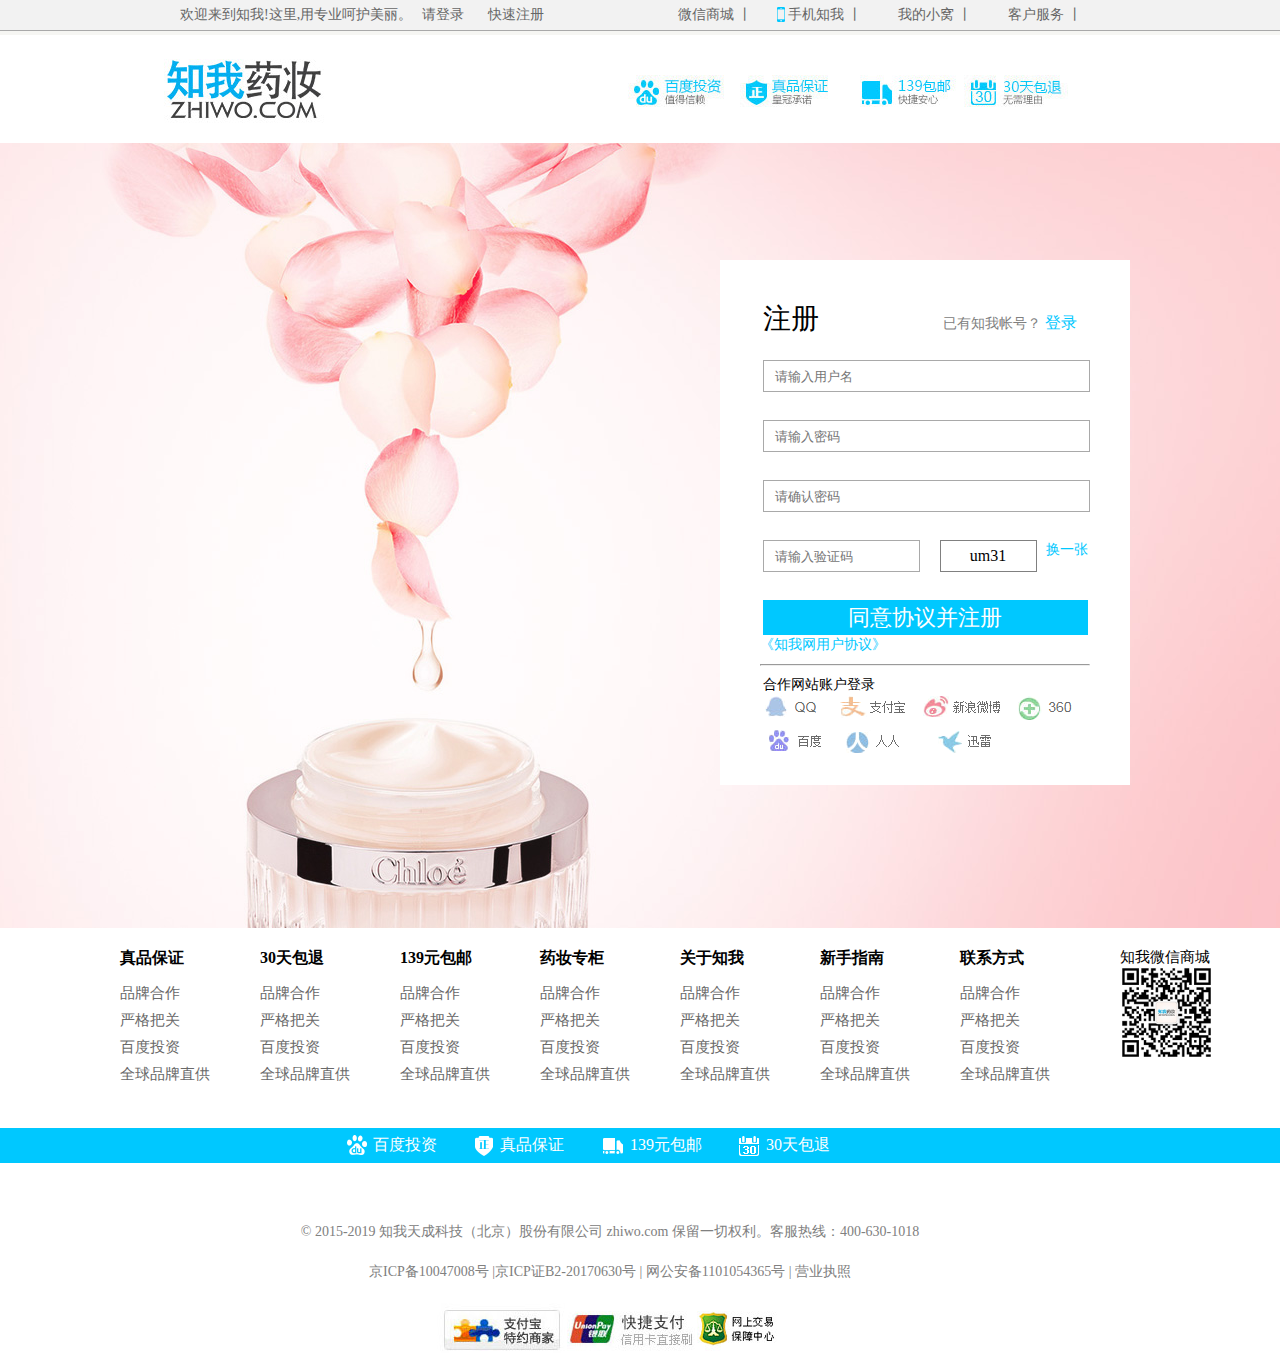
<file: project/register.html>
<!DOCTYPE html>
<html>
	<head>
		<meta charset="UTF-8">
		<title>知我药妆-知名药妆护肤品化妆品团购网站-真品保证-30天包退</title>
		<link rel="shortcut icon" href="img/1.ico">
		<link rel="stylesheet" type="text/css" href="register.css">
	</head>
	<body>
		<div id="top">
			<span>欢迎来到知我!这里,用专业呵护美丽。</span>
			<a href="login.html">请登录</a>
			<a href="register.html">快速注册</a>
			<ul id="topIn">
				<li class="menu">微信商城   丨<div><img style="width:110px;"src="img/android_ewm.png"></div></li>
				<li style="background:url(img/phone.png) no-repeat;">手机知我   丨</li>
				<li class="menu">我的小窝   丨<div style="height:150px"><span>我的订单</span><span>我的优惠卷</span><span>我的积分</span><span>我的收藏</span><span>我的预定</span></div></li>
				<li class="menu">客户服务   丨<div style="height:120px"><span>帮助中心</span><span>新浪微博</span><span>正品承诺</span><span>真伪查询</span></div></li>
			</ul>
		</div>
		<div id="head">
			<a href="index.html"><img  id="i1" src="img/logo.jpg"></a>
			<img  id="i2"src="img/top2.jpg">
		</div>
		<div style="width:100%;height:785px;position: relative;"><img src="img/register.jpg" style="position: absolute; left:-300px;"></div>		
		<div id="reg">
			<div class="ccc">
				<span id="s1" style="font-size: 28px;margin-right: 120px; font-weight: 400;">注册</span>
				<span id="s2" style="font-size: 14px; color: grey;">已有知我帐号？</span>
				<span id="s3"><a href="login.html" style="color: #00c8ff; ">登录</a></span>
			</div>
			<div class="ccc">
				<input type="text" id="uname" placeholder="   请输入用户名">
				<div class="ale" id="o1"></div>
			</div>
			<div class="ccc">
				<input type="text" id="upwd" placeholder="   请输入密码">
				<div class="ale" id="o2"></div>
			</div>
			<div class="ccc">
				<input type="text" id="cpwd" placeholder="   请确认密码">
				<div class="ale" id="o3"></div>
			</div>
			<div class="ccc">
				<input type="text" id="yzm" style="width:155px;float: left; margin-right:20px ;" placeholder="   请输入验证码">
				<div id="sj"></div><span id="change" style="font-size: 14px; color: #00c8ff;">换一张</span>
				<p id="o4"style="height:16px; width:130px"></p>
			</div>
			
			<div class="ccc" id="bt"><a>同意协议并注册</a></div>
			<a href="#" style="font-size: 14px; color:  #00c8ff;">《知我网用户协议》</a>
			<hr style="margin: 10px auto;">
			<div class="ccc">
				<p style="font-size: 14px;">合作网站账户登录</p>
				<a href="#"><img src="img/k1.fw.png"></a>
				<a href="#"><img src="img/k2.fw.png"></a>
				<a href="#"><img src="img/k3.fw.png"></a>
				<a href="#"><img src="img/k4.fw.png"></a>
				<a href="#"><img src="img/k5.fw.png"></a>
				<a href="#"><img src="img/k6.fw.png"></a>
				<a href="#"><img src="img/k7.fw.png"></a>
			</div>
		</div>
		<div id="footer">
			<div id="ft">
				<dl style="margin-left: 120px;">
					<dt>真品保证</dt>
					<dd>
						<a href="#">品牌合作</a>
						<a href="#">严格把关</a>
						<a href="#">百度投资</a>
						<a href="#">全球品牌直供</a>
					</dd>
				</dl>
				<dl>
					<dt>30天包退</dt>
					<dd>
						<a href="#">品牌合作</a>
						<a href="#">严格把关</a>
						<a href="#">百度投资</a>
						<a href="#">全球品牌直供</a>
					</dd>
				</dl>
				<dl>
					<dt>139元包邮</dt>
					<dd>
						<a href="#">品牌合作</a>
						<a href="#">严格把关</a>
						<a href="#">百度投资</a>
						<a href="#">全球品牌直供</a>
					</dd>
				</dl>
				<dl>
					<dt>药妆专柜</dt>
					<dd>
						<a href="#">品牌合作</a>
						<a href="#">严格把关</a>
						<a href="#">百度投资</a>
						<a href="#">全球品牌直供</a>
					</dd>
				</dl>
				<dl>
					<dt>关于知我</dt>
					<dd>
						<a href="#">品牌合作</a>
						<a href="#">严格把关</a>
						<a href="#">百度投资</a>
						<a href="#">全球品牌直供</a>
					</dd>
				</dl>
				<dl>
					<dt>新手指南</dt>
					<dd>
						<a href="#">品牌合作</a>
						<a href="#">严格把关</a>
						<a href="#">百度投资</a>
						<a href="#">全球品牌直供</a>
					</dd>
				</dl>
				<dl>
					<dt>联系方式</dt>
					<dd>
						<a href="#">品牌合作</a>
						<a href="#">严格把关</a>
						<a href="#">百度投资</a>
						<a href="#">全球品牌直供</a>
					</dd>
				</dl>
				<div id="wei">
					<span>知我微信商城</span>
					<img src="img/wc.png">
				</div>
			</div>
			<div id="fm">
				        <a href="#" style="margin-left: 340px;"><img src="img/1.fw.png">百度投资</a>
						<a href="#"><img src="img/2.fw.png">真品保证</a>
						<a href="#"><img src="img/3.fw.png">139元包邮</a>
						<a href="#"><img src="img/4.fw.png">30天包退</a>
			</div>
			<div id="fb">
			    <p style="margin-top: 30px;">© 2015-2019 知我天成科技（北京）股份有限公司 zhiwo.com 保留一切权利。客服热线：400-630-1018</p>
			    <p>京ICP备10047008号 |京ICP证B2-20170630号 | 网公安备1101054365号 | 营业执照</p>
			    <p><img src="img/ft1.jpg"><img src="img/ft2.jpg"><img src="img/ft3.jpg"></p>
			</div>
		</div>
	</body>
</html>
<script src="jquery-1.11.1.min.js"></script>
<script src="cookie.js"></script>
<script>
	$("#topIn").on("mouseenter",".menu",function(){
		$(this).css({"background":"white","border-buttom":"white 1px solid"})
	    $(this).find("div").show(100)
	})
	$("#topIn").on("mouseleave",".menu",function(){
		$(this).css({"background":"#f2f2f2","border-buttom":"1px solid darkgray"})
	     $(this).find("div").hide(100)
	})
	var regN=/^\w{5,10}$/
	var regP=/^[^\d].{8,20}$/
	var flagN=null;
	var flagP=null;
	var flagC=null;
	var flagY=null;
	var arr=getCookie("pInfo")
	$("#uname").blur(function(){
		for(var i=0;i<arr.length;i++){
			if(arr[i].name==$(this).val()){
				$("#o1").html("用户名输入正确")
			}else{
				$("#o1").html("用户名不存在")
				return;
			}
		}
		if(regN.test( $("#uname").val() ) ){
		    $("#o1").html("用户名可用")
		    flagN=true;
	    }else{
	    	$("#o1").html("用户名不合法")
	    	flagN=false;
	    }
	})
	$("#upwd").blur(function(){
		if(regP.test( $("#upwd").val() ) ){
		    $("#o2").html("密码输入正确")
		    flagP=true;
	    }else{
	    	$("#o2").html("密码不合法")
	    	flagP=false;
	    }
	})
	$("#cpwd").blur(function(){
		if($(this).val()==$("#upwd").val()){
			flagC=true;
			$("#o3").html("密码确认正确")
		}else{
			flagC=false;
			$("#o3").html("密码确认错误")
		}
	})
	var ch=document.getElementById("change")
	function rand(min,max){
     	return Math.floor(Math.random()*(max-min+1))+min	
     }
	ch.onclick=function(){
		var arr=[];
		for(i=0;i<4;i++){
		var code=rand(48,122)
		while(code>=58&&code<=64||code>=91&&code<=96){
			code=rand(48,122)
		}
		arr[i]=String.fromCharCode(code)
	 }	
		$("#sj").html(arr.join(""))	
	}
	window.onload=function(){
		ch.onclick();
	}
	$("#yzm").blur(function(){
		if($(this).val()==$("#sj").html()){
			flagY=true;
			$("#o4").html("验证码输入正确")
		}else{
			flagY=false;
			$("#o4").html("验证码输入不正确")
		}
	})
	
	var arr=[];
	$("#bt").click(function(){
		if(flagN&&flagP&&flagC&&flagY){
			var _json={
				"name" : $("#uname").val(),
				"pwd" : $("#upwd").val()
			}
			arr.push(_json)
			setCookie("pInfo",JSON.stringify(arr))
			
			var t=confirm("注册成功是否继续登录？")
			if(t){
				location.href="login.html"
			}else{
				location.reload()
			}		
		}else{
			alert("请完整填写注册信息")
			return;
	    }
	})
	
	
</script>
</file>
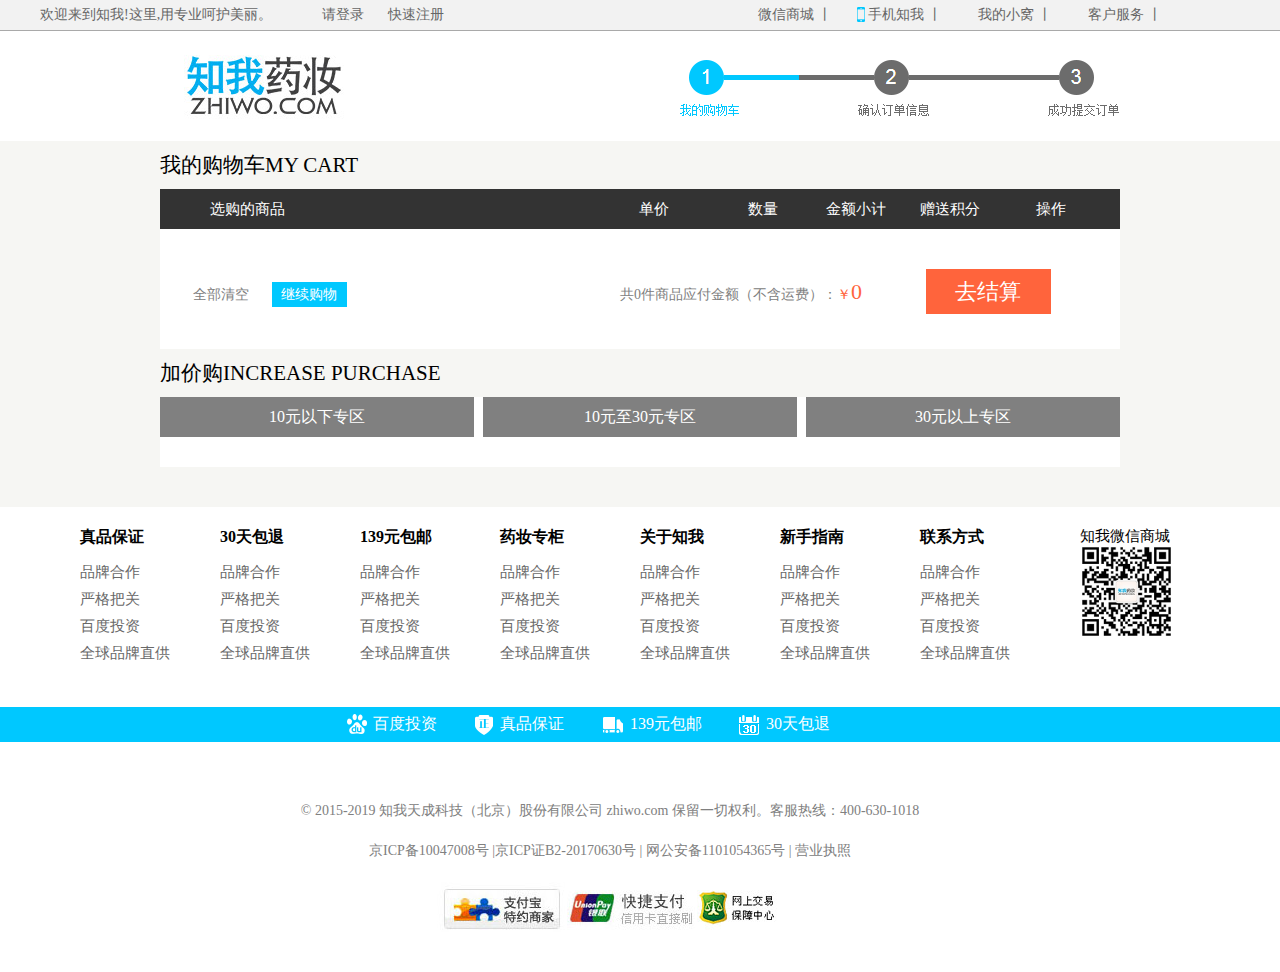
<file: project/shopcar.html>
<!DOCTYPE html>
<html>
	<head>
		<meta charset="UTF-8">
		<title>知我药妆-知名药妆护肤品化妆品团购网站-真品保证-30天包退</title>
		<link rel="shortcut icon" href="img/1.ico">
		<link rel="stylesheet" type="text/css" href="shopcar.css">
		<link rel="stylesheet" type="text/css" href="main.css">
		<link rel="stylesheet" type="text/css" href="iconfont/iconfont.css">
		<script src="jquery-1.11.1.min.js"></script>
		<script src="cookie.js"></script>
	</head>
	<body>
	   <div id="top">
			<span>欢迎来到知我!这里,用专业呵护美丽。</span>
			<a href="login.html">请登录</a>
			<a href="register.html">快速注册</a>
			<ul id="topIn">
				<li class="menu">微信商城   丨<div><img style="width:110px;"src="img/android_ewm.png"></div></li>
				<li style="background:url(img/phone.png) no-repeat;">手机知我   丨</li>
				<li class="menu">我的小窝   丨<div style="height:150px"><span>我的订单</span><span>我的优惠卷</span><span>我的积分</span><span>我的收藏</span><span>我的预定</span></div></li>
				<li class="menu">客户服务   丨<div style="height:120px"><span>帮助中心</span><span>新浪微博</span><span>正品承诺</span><span>真伪查询</span></div></li>
			</ul>
		</div>
		
		<div id="step">
		   <div id="step-c">
		       <a href="index.html"><img id="mm1" src="img/logo.jpg"></a>
		       <img id="mm2" src="img/step.png">
		   </div>
		</div>
		<div id="sc">
		    <h2>我的购物车MY CART</h2>
		    <div id="cart">
		    	<p id="hp">
		    		<span style="margin-left: 50px;">选购的商品</span>
		    		<span style="margin-left: 350px;">单价</span>
		    		<span style="margin-left: 75px;">数量</span>
		    		<span style="margin-left: 45px;">金额小计</span>
		    		<span style="margin-left: 30px;">赠送积分</span>
		    		<span style="margin-left: 52px;">操作</span>
		    	</p>
		    	<table id="tab">
		    		<!--<tr>
		    			<td style="width: 150px;"><img src="img/16470291727021584211.jpg"></td>
		    			<td style="width: 280px;text-align: right;">CJ思美兰 mdash;石榴皂100g【柔】*2 </td>
		    			<td style="width: 115px;">￥22</td>
		    			<td style="width: 100px;">1</td>
		    			<td style="width: 110px;" class="money">22.00</td>
		    			<td style="width: 80px;">22</td>
		    			<td>删除</td>
		    		</tr>-->
		    	</table>
		    	<div id="sum">
		    		<a href="#" id="aa1">全部清空</a>
		    		<a href="index.html" id="aa2">继续购物</a>
		    		共<span id="ss1">0</span>件商品应付金额（不含运费）：<span id="ss2">￥</span><span id="ss3">0</span>
		    		<a href="jiesuan.html" id="aa3">去结算</a>
		    	</div>
		    </div>
		    <h2>加价购INCREASE PURCHASE</h2>
		    <div id="cha">
		        <a href="#">10元以下专区</a><a  style="margin:0 9px" href="#">10元至30元专区</a><a href="#">30元以上专区</a>
		    </div>
		</div>
	
	   <div id="footer">
			<div id="ft">
				<dl style="margin-left: 80px;">
					<dt>真品保证</dt>
					<dd>
						<a href="#">品牌合作</a>
						<a href="#">严格把关</a>
						<a href="#">百度投资</a>
						<a href="#">全球品牌直供</a>
					</dd>
				</dl>
				<dl>
					<dt>30天包退</dt>
					<dd>
						<a href="#">品牌合作</a>
						<a href="#">严格把关</a>
						<a href="#">百度投资</a>
						<a href="#">全球品牌直供</a>
					</dd>
				</dl>
				<dl>
					<dt>139元包邮</dt>
					<dd>
						<a href="#">品牌合作</a>
						<a href="#">严格把关</a>
						<a href="#">百度投资</a>
						<a href="#">全球品牌直供</a>
					</dd>
				</dl>
				<dl>
					<dt>药妆专柜</dt>
					<dd>
						<a href="#">品牌合作</a>
						<a href="#">严格把关</a>
						<a href="#">百度投资</a>
						<a href="#">全球品牌直供</a>
					</dd>
				</dl>
				<dl>
					<dt>关于知我</dt>
					<dd>
						<a href="#">品牌合作</a>
						<a href="#">严格把关</a>
						<a href="#">百度投资</a>
						<a href="#">全球品牌直供</a>
					</dd>
				</dl>
				<dl>
					<dt>新手指南</dt>
					<dd>
						<a href="#">品牌合作</a>
						<a href="#">严格把关</a>
						<a href="#">百度投资</a>
						<a href="#">全球品牌直供</a>
					</dd>
				</dl>
				<dl>
					<dt>联系方式</dt>
					<dd>
						<a href="#">品牌合作</a>
						<a href="#">严格把关</a>
						<a href="#">百度投资</a>
						<a href="#">全球品牌直供</a>
					</dd>
				</dl>
				<div id="wei">
					<span>知我微信商城</span>
					<img src="img/wc.png">
				</div>
			</div>
			<div id="fm">
				        <a href="#" style="margin-left: 340px;"><img src="img/1.fw.png">百度投资</a>
						<a href="#"><img src="img/2.fw.png">真品保证</a>
						<a href="#"><img src="img/3.fw.png">139元包邮</a>
						<a href="#"><img src="img/4.fw.png">30天包退</a>
			</div>
			<div id="fb">
			    <p style="margin-top: 30px;">© 2015-2019 知我天成科技（北京）股份有限公司 zhiwo.com 保留一切权利。客服热线：400-630-1018</p>
			    <p>京ICP备10047008号 |京ICP证B2-20170630号 | 网公安备1101054365号 | 营业执照</p>
			    <p><img src="img/ft1.jpg"><img src="img/ft2.jpg"><img src="img/ft3.jpg"></p>
			</div>
		</div>
	</body>
</html>
<script src="shopcar.js"></script>
<script>
	
</script>
</file>
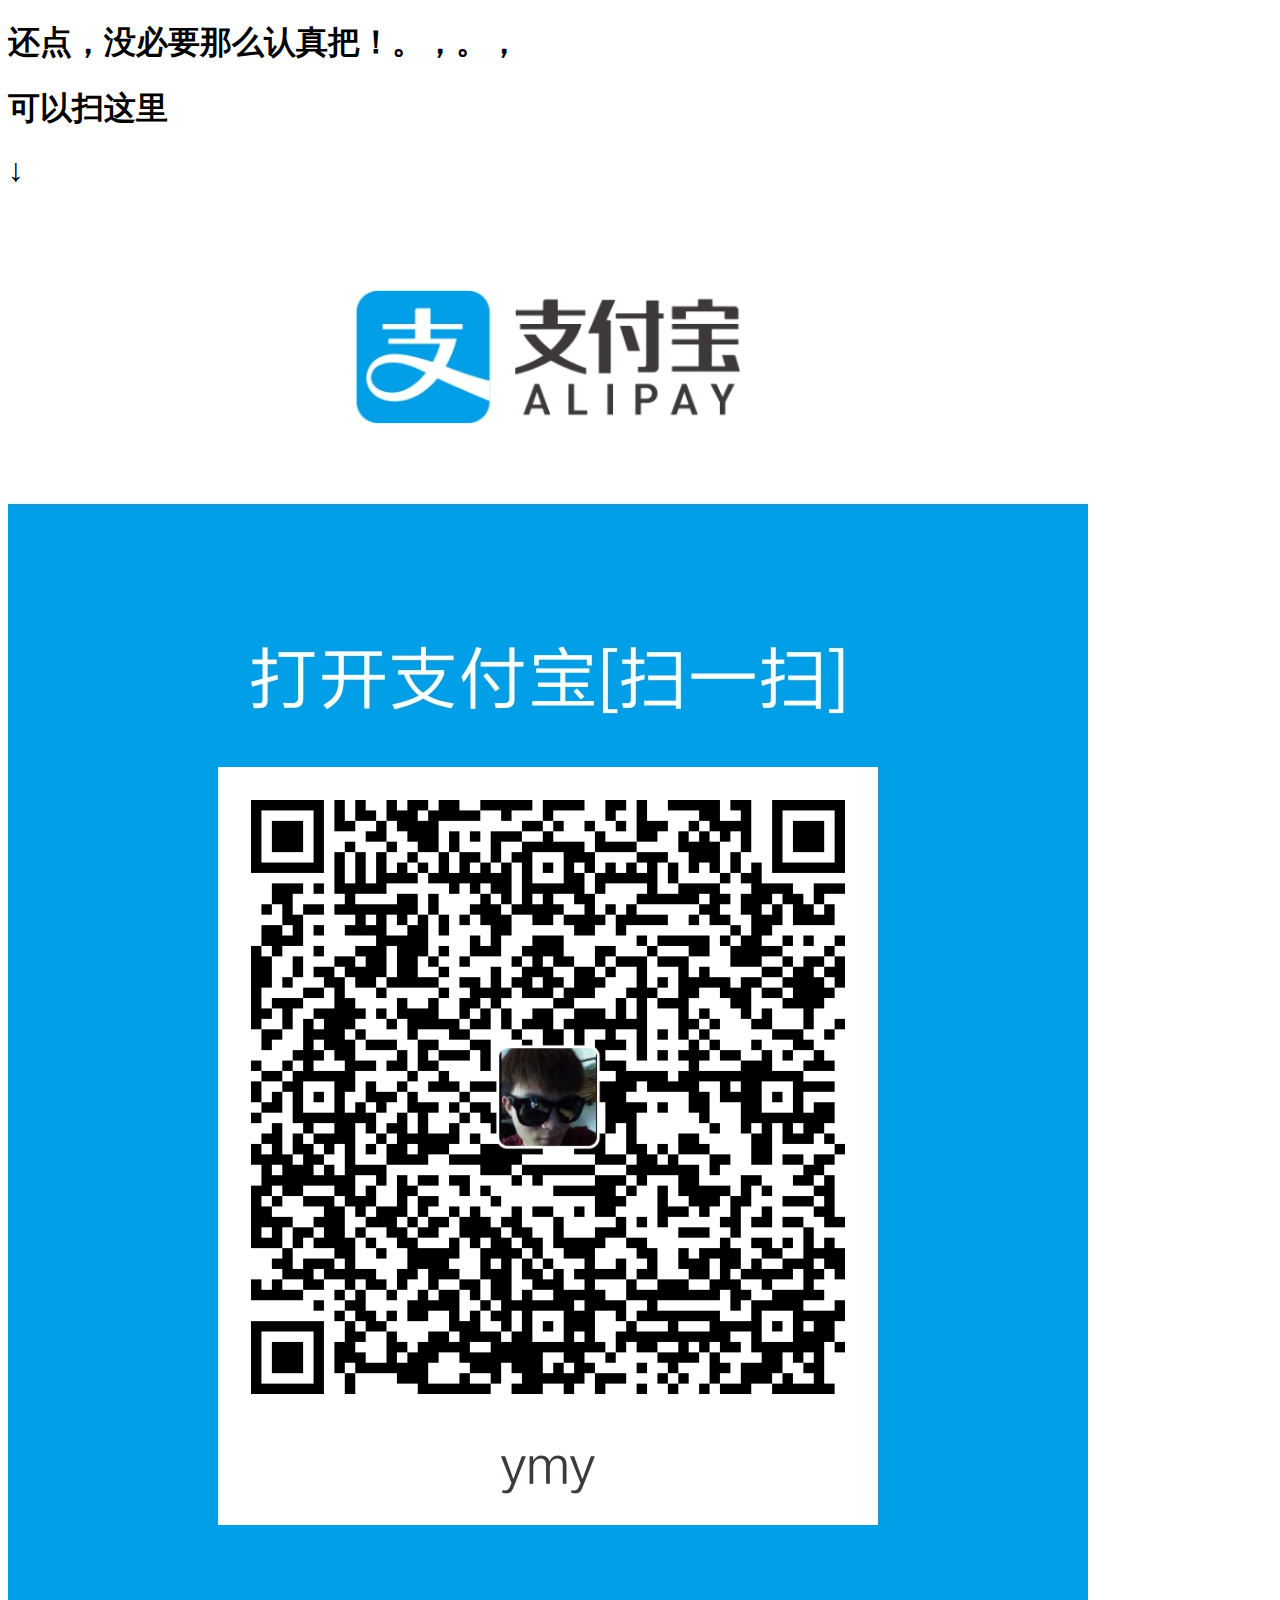
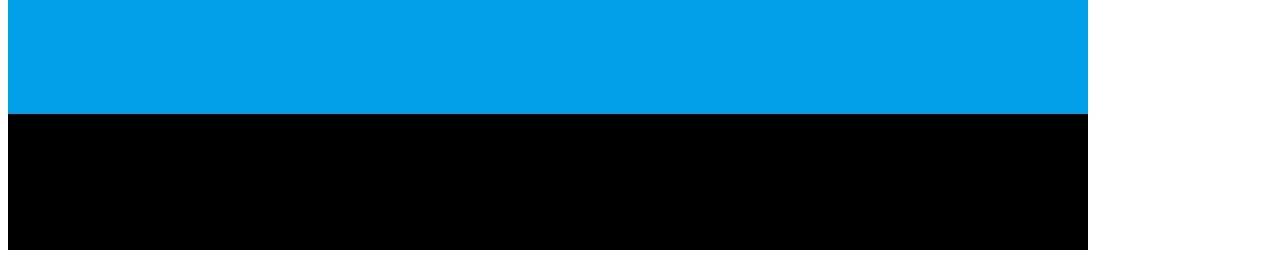
<file: project/sss.html>
<!DOCTYPE html>
<html>
	<head>
		<meta charset="UTF-8">
		<title></title>
		<style type="text/css">
			
		</style>
	</head>
	<body>
		<h1>还点，没必要那么认真把！。，。，</h1>
		<h1>可以扫这里</h1>
		<h1>↓</h1>
		<img src="img/wode.jpg">	
	</body>
</html>
</file>
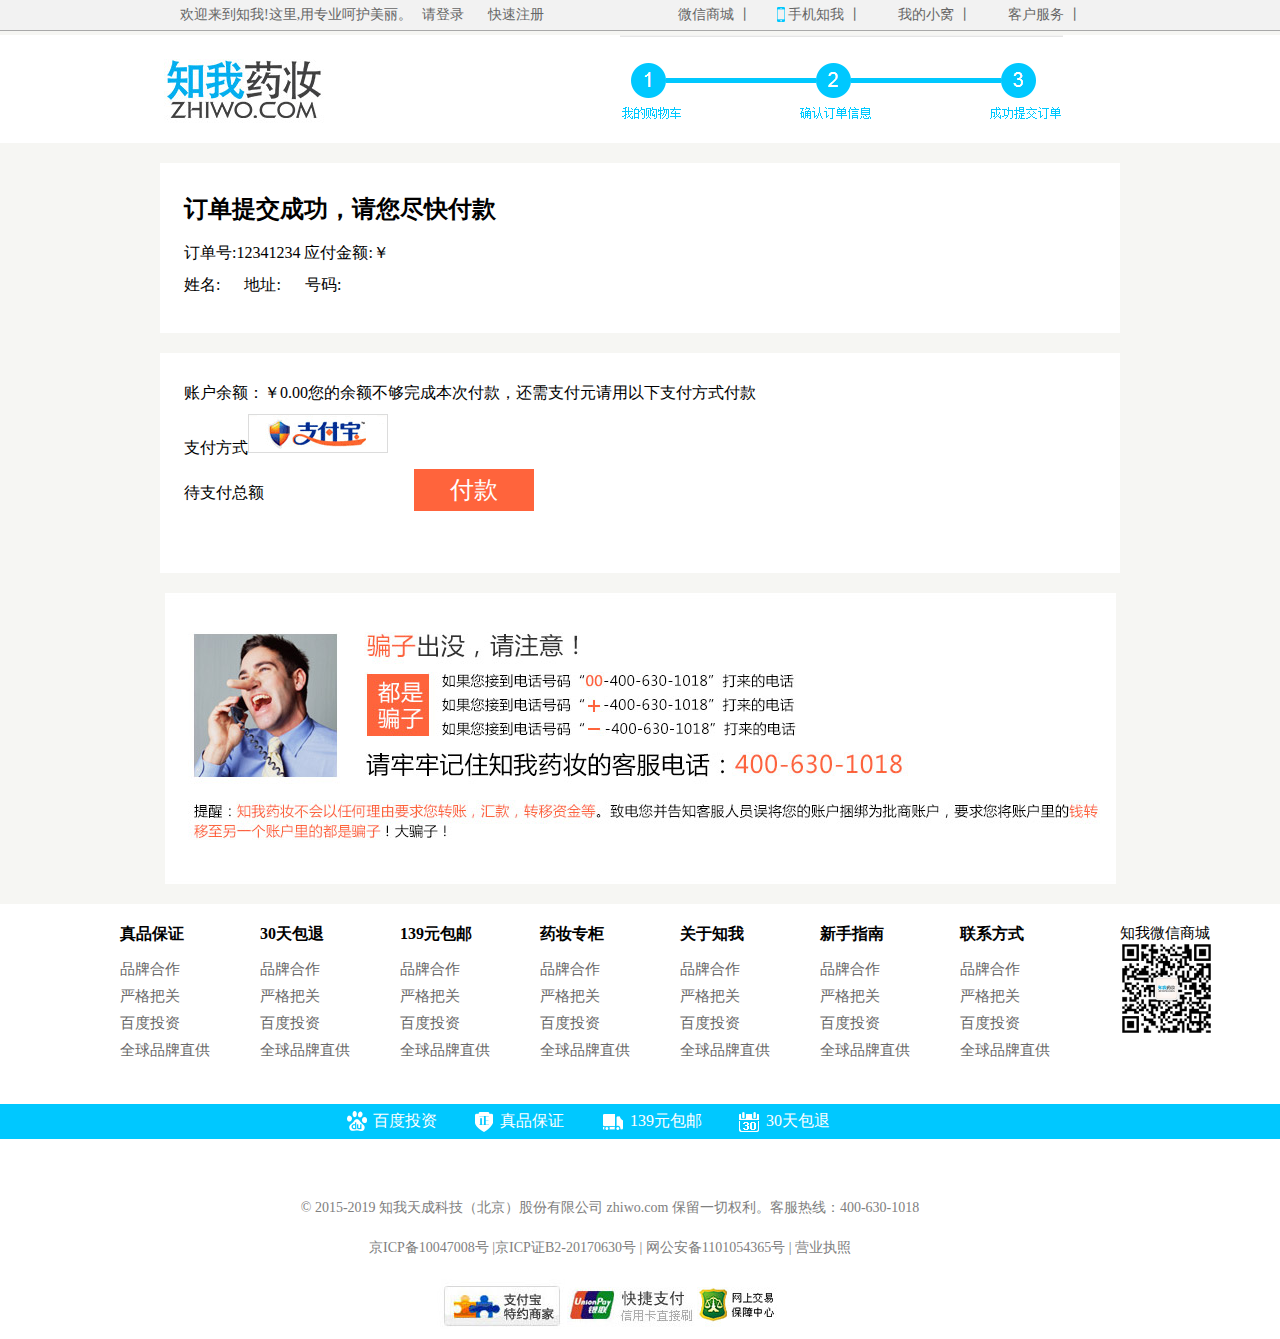
<file: project/success.html>
<!DOCTYPE html>
<html>
	<head>
		<meta charset="UTF-8">
		<title>知我药妆-知名药妆护肤品化妆品团购网站-真品保证-30天包退</title>
		<link rel="shortcut icon" href="img/1.ico">
		<link rel="stylesheet" type="text/css" href="success.css">
	</head>
	<body>
		<div id="top">
			<span>欢迎来到知我!这里,用专业呵护美丽。</span>
			<a href="login.html">请登录</a>
			<a href="register.html">快速注册</a>
			<ul id="topIn">
				<li class="menu">微信商城   丨<div><img style="width:110px;"src="img/android_ewm.png"></div></li>
				<li style="background:url(img/phone.png) no-repeat;">手机知我   丨</li>
				<li class="menu">我的小窝   丨<div style="height:150px"><span>我的订单</span><span>我的优惠卷</span><span>我的积分</span><span>我的收藏</span><span>我的预定</span></div></li>
				<li class="menu">客户服务   丨<div style="height:120px"><span>帮助中心</span><span>新浪微博</span><span>正品承诺</span><span>真伪查询</span></div></li>
			</ul>
		</div>
		<div id="head">
			<a href="index.html"><img  id="i1" src="img/logo.jpg"></a>
			<img  id="i2"src="img/success.png">
		</div>
		
		<div id="su1">
			<h2 style="margin-left: 24px;margin-top: 30px;">订单提交成功，请您尽快付款</h2>
			<p style="margin:10px 24px;">订单号:12341234    应付金额:￥<span id="tj" style="color:#FF643C ; font-size: 26px;"></span></p>
			<p style="margin-left: 24px;"><span>姓名:</span><span id="xm"></span><span style="margin-left: 24px;">地址:</span><span id="dz"></span><span style="margin-left: 24px;">号码:</span><span id="hm"></span></p>
		</div>
		<div id="su2">
			<p style="margin-left: 24px;margin-top: 30px;">账户余额：￥0.00您的余额不够完成本次付款，还需支付<span id="money1"></span>元请用以下支付方式付款</p>
			<p style="margin:10px 24px;">支付方式<img src="img/h1.fw.png" style="border:1px solid gainsboro"></p>
			<P style="margin-left: 24px;">待支付总额<span id="money2" style="color:#FF643C ; font-size: 32px;"></span><a href="sss.html" >付款</a></P>
		</div>
		<img src="img/success123.png" style="display: block; margin:20px auto">
	    <div id="footer">
			<div id="ft">
				<dl style="margin-left: 120px;">
					<dt>真品保证</dt>
					<dd>
						<a href="#">品牌合作</a>
						<a href="#">严格把关</a>
						<a href="#">百度投资</a>
						<a href="#">全球品牌直供</a>
					</dd>
				</dl>
				<dl>
					<dt>30天包退</dt>
					<dd>
						<a href="#">品牌合作</a>
						<a href="#">严格把关</a>
						<a href="#">百度投资</a>
						<a href="#">全球品牌直供</a>
					</dd>
				</dl>
				<dl>
					<dt>139元包邮</dt>
					<dd>
						<a href="#">品牌合作</a>
						<a href="#">严格把关</a>
						<a href="#">百度投资</a>
						<a href="#">全球品牌直供</a>
					</dd>
				</dl>
				<dl>
					<dt>药妆专柜</dt>
					<dd>
						<a href="#">品牌合作</a>
						<a href="#">严格把关</a>
						<a href="#">百度投资</a>
						<a href="#">全球品牌直供</a>
					</dd>
				</dl>
				<dl>
					<dt>关于知我</dt>
					<dd>
						<a href="#">品牌合作</a>
						<a href="#">严格把关</a>
						<a href="#">百度投资</a>
						<a href="#">全球品牌直供</a>
					</dd>
				</dl>
				<dl>
					<dt>新手指南</dt>
					<dd>
						<a href="#">品牌合作</a>
						<a href="#">严格把关</a>
						<a href="#">百度投资</a>
						<a href="#">全球品牌直供</a>
					</dd>
				</dl>
				<dl>
					<dt>联系方式</dt>
					<dd>
						<a href="#">品牌合作</a>
						<a href="#">严格把关</a>
						<a href="#">百度投资</a>
						<a href="#">全球品牌直供</a>
					</dd>
				</dl>
				<div id="wei">
					<span>知我微信商城</span>
					<img src="img/wc.png">
				</div>
			</div>
			<div id="fm">
				        <a href="#" style="margin-left: 340px;"><img src="img/1.fw.png">百度投资</a>
						<a href="#"><img src="img/2.fw.png">真品保证</a>
						<a href="#"><img src="img/3.fw.png">139元包邮</a>
						<a href="#"><img src="img/4.fw.png">30天包退</a>
			</div>
			<div id="fb">
			    <p style="margin-top: 30px;">© 2015-2019 知我天成科技（北京）股份有限公司 zhiwo.com 保留一切权利。客服热线：400-630-1018</p>
			    <p>京ICP备10047008号 |京ICP证B2-20170630号 | 网公安备1101054365号 | 营业执照</p>
			    <p><img src="img/ft1.jpg"><img src="img/ft2.jpg"><img src="img/ft3.jpg"></p>
			</div>
		</div>
	</body>
</html>
<script src="jquery-1.11.1.min.js"></script>
<script src="cookie.js"></script>
<script src="success.js"></script>
</file>
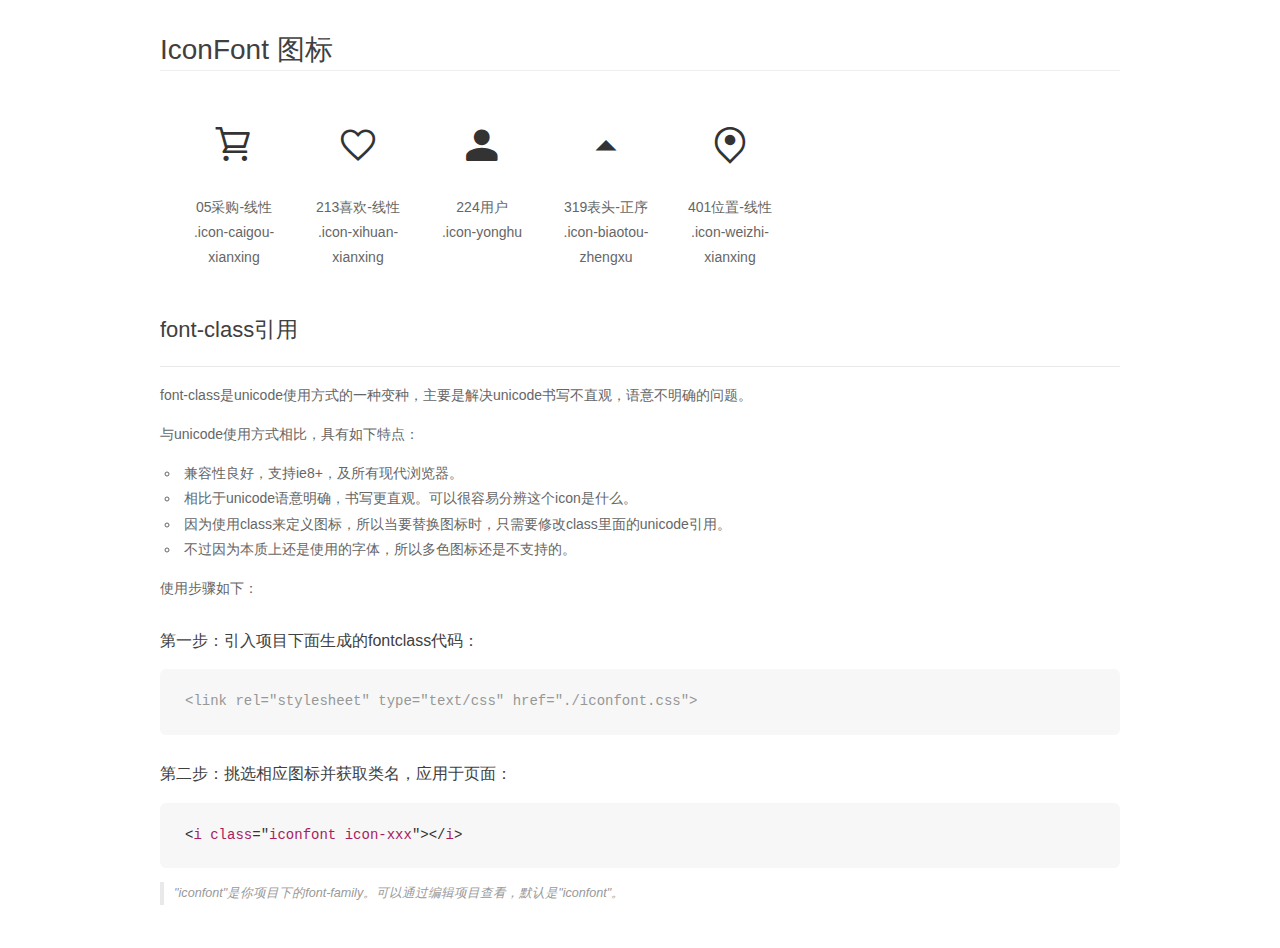
<file: project/iconfont/demo_fontclass.html>
<!DOCTYPE html>
<html>
<head>
    <meta charset="utf-8"/>
    <title>IconFont</title>
    <link rel="stylesheet" href="demo.css">
    <link rel="stylesheet" href="iconfont.css">
</head>
<body>
    <div class="main markdown">
        <h1>IconFont 图标</h1>
        <ul class="icon_lists clear">
            
                <li>
                <i class="icon iconfont icon-caigou-xianxing"></i>
                    <div class="name">05采购-线性</div>
                    <div class="fontclass">.icon-caigou-xianxing</div>
                </li>
            
                <li>
                <i class="icon iconfont icon-xihuan-xianxing"></i>
                    <div class="name">213喜欢-线性</div>
                    <div class="fontclass">.icon-xihuan-xianxing</div>
                </li>
            
                <li>
                <i class="icon iconfont icon-yonghu"></i>
                    <div class="name">224用户</div>
                    <div class="fontclass">.icon-yonghu</div>
                </li>
            
                <li>
                <i class="icon iconfont icon-biaotou-zhengxu"></i>
                    <div class="name">319表头-正序</div>
                    <div class="fontclass">.icon-biaotou-zhengxu</div>
                </li>
            
                <li>
                <i class="icon iconfont icon-weizhi-xianxing"></i>
                    <div class="name">401位置-线性</div>
                    <div class="fontclass">.icon-weizhi-xianxing</div>
                </li>
            
        </ul>

        <h2 id="font-class-">font-class引用</h2>
        <hr>

        <p>font-class是unicode使用方式的一种变种，主要是解决unicode书写不直观，语意不明确的问题。</p>
        <p>与unicode使用方式相比，具有如下特点：</p>
        <ul>
        <li>兼容性良好，支持ie8+，及所有现代浏览器。</li>
        <li>相比于unicode语意明确，书写更直观。可以很容易分辨这个icon是什么。</li>
        <li>因为使用class来定义图标，所以当要替换图标时，只需要修改class里面的unicode引用。</li>
        <li>不过因为本质上还是使用的字体，所以多色图标还是不支持的。</li>
        </ul>
        <p>使用步骤如下：</p>
        <h3 id="-fontclass-">第一步：引入项目下面生成的fontclass代码：</h3>


        <pre><code class="lang-js hljs javascript"><span class="hljs-comment">&lt;link rel="stylesheet" type="text/css" href="./iconfont.css"&gt;</span></code></pre>
        <h3 id="-">第二步：挑选相应图标并获取类名，应用于页面：</h3>
        <pre><code class="lang-css hljs">&lt;<span class="hljs-selector-tag">i</span> <span class="hljs-selector-tag">class</span>="<span class="hljs-selector-tag">iconfont</span> <span class="hljs-selector-tag">icon-xxx</span>"&gt;&lt;/<span class="hljs-selector-tag">i</span>&gt;</code></pre>
        <blockquote>
        <p>"iconfont"是你项目下的font-family。可以通过编辑项目查看，默认是"iconfont"。</p>
        </blockquote>
    </div>
</body>
</html>
</file>
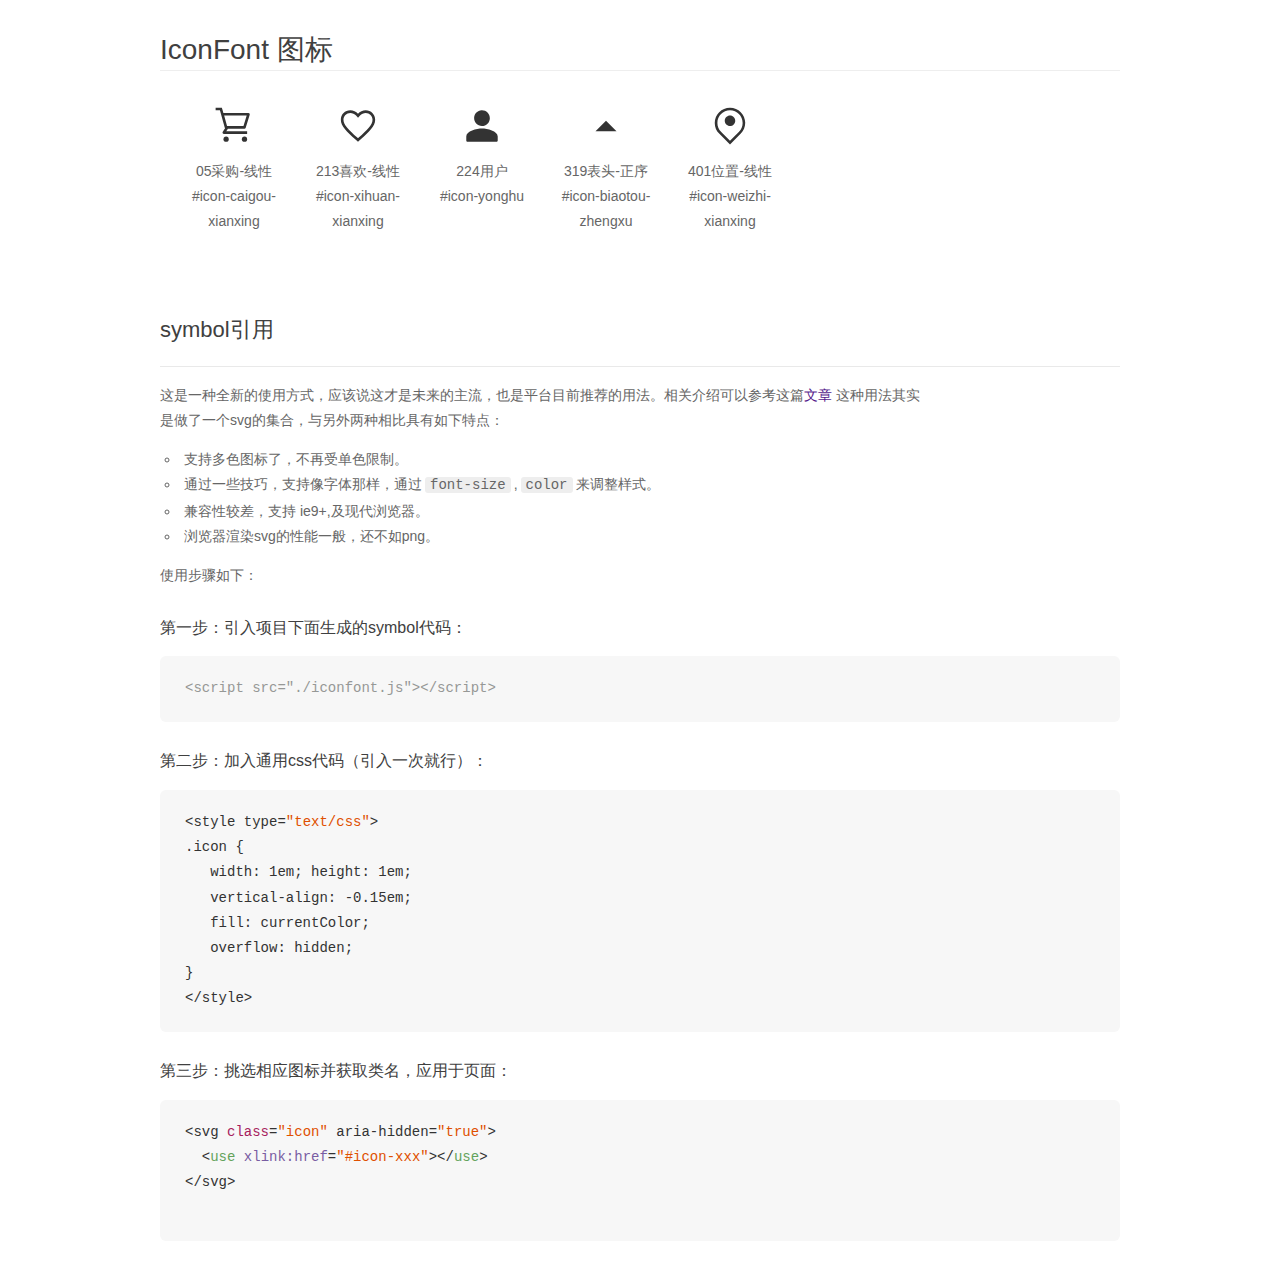
<file: project/iconfont/demo_symbol.html>
<!DOCTYPE html>
<html>
<head>
    <meta charset="utf-8"/>
    <title>IconFont</title>
    <link rel="stylesheet" href="demo.css">
    <script src="iconfont.js"></script>

    <style type="text/css">
        .icon {
          /* 通过设置 font-size 来改变图标大小 */
          width: 1em; height: 1em;
          /* 图标和文字相邻时，垂直对齐 */
          vertical-align: -0.15em;
          /* 通过设置 color 来改变 SVG 的颜色/fill */
          fill: currentColor;
          /* path 和 stroke 溢出 viewBox 部分在 IE 下会显示
             normalize.css 中也包含这行 */
          overflow: hidden;
        }

    </style>
</head>
<body>
    <div class="main markdown">
        <h1>IconFont 图标</h1>
        <ul class="icon_lists clear">
            
                <li>
                    <svg class="icon" aria-hidden="true">
                        <use xlink:href="#icon-caigou-xianxing"></use>
                    </svg>
                    <div class="name">05采购-线性</div>
                    <div class="fontclass">#icon-caigou-xianxing</div>
                </li>
            
                <li>
                    <svg class="icon" aria-hidden="true">
                        <use xlink:href="#icon-xihuan-xianxing"></use>
                    </svg>
                    <div class="name">213喜欢-线性</div>
                    <div class="fontclass">#icon-xihuan-xianxing</div>
                </li>
            
                <li>
                    <svg class="icon" aria-hidden="true">
                        <use xlink:href="#icon-yonghu"></use>
                    </svg>
                    <div class="name">224用户</div>
                    <div class="fontclass">#icon-yonghu</div>
                </li>
            
                <li>
                    <svg class="icon" aria-hidden="true">
                        <use xlink:href="#icon-biaotou-zhengxu"></use>
                    </svg>
                    <div class="name">319表头-正序</div>
                    <div class="fontclass">#icon-biaotou-zhengxu</div>
                </li>
            
                <li>
                    <svg class="icon" aria-hidden="true">
                        <use xlink:href="#icon-weizhi-xianxing"></use>
                    </svg>
                    <div class="name">401位置-线性</div>
                    <div class="fontclass">#icon-weizhi-xianxing</div>
                </li>
            
        </ul>


        <h2 id="symbol-">symbol引用</h2>
        <hr>

        <p>这是一种全新的使用方式，应该说这才是未来的主流，也是平台目前推荐的用法。相关介绍可以参考这篇<a href="">文章</a>
        这种用法其实是做了一个svg的集合，与另外两种相比具有如下特点：</p>
        <ul>
          <li>支持多色图标了，不再受单色限制。</li>
          <li>通过一些技巧，支持像字体那样，通过<code>font-size</code>,<code>color</code>来调整样式。</li>
          <li>兼容性较差，支持 ie9+,及现代浏览器。</li>
          <li>浏览器渲染svg的性能一般，还不如png。</li>
        </ul>
        <p>使用步骤如下：</p>
        <h3 id="-symbol-">第一步：引入项目下面生成的symbol代码：</h3>
        <pre><code class="lang-js hljs javascript"><span class="hljs-comment">&lt;script src="./iconfont.js"&gt;&lt;/script&gt;</span></code></pre>
        <h3 id="-css-">第二步：加入通用css代码（引入一次就行）：</h3>
        <pre><code class="lang-js hljs javascript">&lt;style type=<span class="hljs-string">"text/css"</span>&gt;
.icon {
   width: <span class="hljs-number">1</span>em; height: <span class="hljs-number">1</span>em;
   vertical-align: <span class="hljs-number">-0.15</span>em;
   fill: currentColor;
   overflow: hidden;
}
&lt;<span class="hljs-regexp">/style&gt;</span></code></pre>
        <h3 id="-">第三步：挑选相应图标并获取类名，应用于页面：</h3>
        <pre><code class="lang-js hljs javascript">&lt;svg <span class="hljs-class"><span class="hljs-keyword">class</span></span>=<span class="hljs-string">"icon"</span> aria-hidden=<span class="hljs-string">"true"</span>&gt;<span class="xml"><span class="hljs-tag">
  &lt;<span class="hljs-name">use</span> <span class="hljs-attr">xlink:href</span>=<span class="hljs-string">"#icon-xxx"</span>&gt;</span><span class="hljs-tag">&lt;/<span class="hljs-name">use</span>&gt;</span>
</span>&lt;<span class="hljs-regexp">/svg&gt;
        </span></code></pre>
    </div>
</body>
</html>
</file>
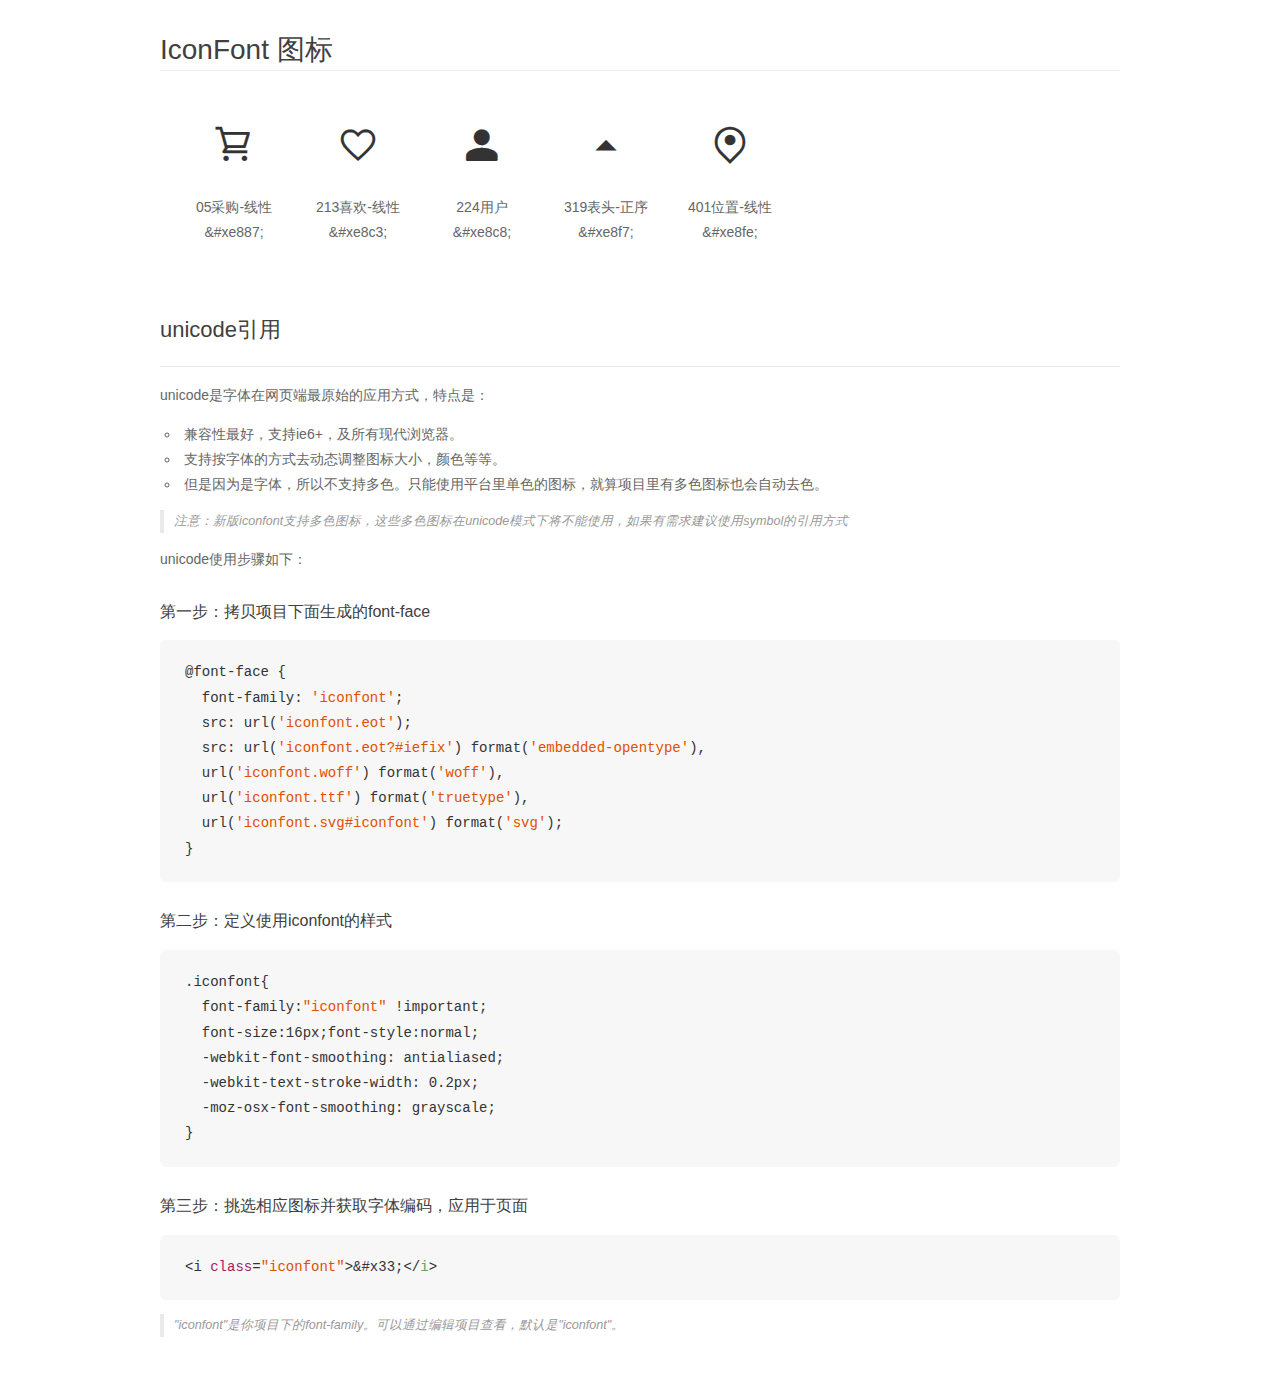
<file: project/iconfont/demo_unicode.html>
<!DOCTYPE html>
<html>
<head>
    <meta charset="utf-8"/>
    <title>IconFont</title>
    <link rel="stylesheet" href="demo.css">

    <style type="text/css">

        @font-face {font-family: "iconfont";
          src: url('iconfont.eot'); /* IE9*/
          src: url('iconfont.eot#iefix') format('embedded-opentype'), /* IE6-IE8 */
          url('iconfont.woff') format('woff'), /* chrome, firefox */
          url('iconfont.ttf') format('truetype'), /* chrome, firefox, opera, Safari, Android, iOS 4.2+*/
          url('iconfont.svg#iconfont') format('svg'); /* iOS 4.1- */
        }

        .iconfont {
          font-family:"iconfont" !important;
          font-size:16px;
          font-style:normal;
          -webkit-font-smoothing: antialiased;
          -webkit-text-stroke-width: 0.2px;
          -moz-osx-font-smoothing: grayscale;
        }

    </style>
</head>
<body>
    <div class="main markdown">
        <h1>IconFont 图标</h1>
        <ul class="icon_lists clear">
            
                <li>
                <i class="icon iconfont">&#xe887;</i>
                    <div class="name">05采购-线性</div>
                    <div class="code">&amp;#xe887;</div>
                </li>
            
                <li>
                <i class="icon iconfont">&#xe8c3;</i>
                    <div class="name">213喜欢-线性</div>
                    <div class="code">&amp;#xe8c3;</div>
                </li>
            
                <li>
                <i class="icon iconfont">&#xe8c8;</i>
                    <div class="name">224用户</div>
                    <div class="code">&amp;#xe8c8;</div>
                </li>
            
                <li>
                <i class="icon iconfont">&#xe8f7;</i>
                    <div class="name">319表头-正序</div>
                    <div class="code">&amp;#xe8f7;</div>
                </li>
            
                <li>
                <i class="icon iconfont">&#xe8fe;</i>
                    <div class="name">401位置-线性</div>
                    <div class="code">&amp;#xe8fe;</div>
                </li>
            
        </ul>
        <h2 id="unicode-">unicode引用</h2>
        <hr>

        <p>unicode是字体在网页端最原始的应用方式，特点是：</p>
        <ul>
        <li>兼容性最好，支持ie6+，及所有现代浏览器。</li>
        <li>支持按字体的方式去动态调整图标大小，颜色等等。</li>
        <li>但是因为是字体，所以不支持多色。只能使用平台里单色的图标，就算项目里有多色图标也会自动去色。</li>
        </ul>
        <blockquote>
        <p>注意：新版iconfont支持多色图标，这些多色图标在unicode模式下将不能使用，如果有需求建议使用symbol的引用方式</p>
        </blockquote>
        <p>unicode使用步骤如下：</p>
        <h3 id="-font-face">第一步：拷贝项目下面生成的font-face</h3>
        <pre><code class="lang-js hljs javascript">@font-face {
  font-family: <span class="hljs-string">'iconfont'</span>;
  src: url(<span class="hljs-string">'iconfont.eot'</span>);
  src: url(<span class="hljs-string">'iconfont.eot?#iefix'</span>) format(<span class="hljs-string">'embedded-opentype'</span>),
  url(<span class="hljs-string">'iconfont.woff'</span>) format(<span class="hljs-string">'woff'</span>),
  url(<span class="hljs-string">'iconfont.ttf'</span>) format(<span class="hljs-string">'truetype'</span>),
  url(<span class="hljs-string">'iconfont.svg#iconfont'</span>) format(<span class="hljs-string">'svg'</span>);
}
</code></pre>
        <h3 id="-iconfont-">第二步：定义使用iconfont的样式</h3>
        <pre><code class="lang-js hljs javascript">.iconfont{
  font-family:<span class="hljs-string">"iconfont"</span> !important;
  font-size:<span class="hljs-number">16</span>px;font-style:normal;
  -webkit-font-smoothing: antialiased;
  -webkit-text-stroke-width: <span class="hljs-number">0.2</span>px;
  -moz-osx-font-smoothing: grayscale;
}
</code></pre>
        <h3 id="-">第三步：挑选相应图标并获取字体编码，应用于页面</h3>
        <pre><code class="lang-js hljs javascript">&lt;i <span class="hljs-class"><span class="hljs-keyword">class</span></span>=<span class="hljs-string">"iconfont"</span>&gt;&amp;#x33;<span class="xml"><span class="hljs-tag">&lt;/<span class="hljs-name">i</span>&gt;</span></span></code></pre>

        <blockquote>
        <p>"iconfont"是你项目下的font-family。可以通过编辑项目查看，默认是"iconfont"。</p>
        </blockquote>
    </div>


</body>
</html>
</file>
<file: project/jiesuan.css>
*{
	margin: 0;
	padding: 0;
}
body,html{
	background: #f6f6f3;
	height:100%;
}
a{
	text-decoration: none;
}
li{
	list-style: none;
}
#top{
	position: relative;
	z-index: 997;
	color:#666666;
	font-size: 14px;
	line-height: 30px;
	height:30px;
	background: #f2f2f2;
	border-bottom: 1px solid darkgray;
}
#top ul{
	width:440px;
	height:35px;
	float:right;
	margin-right: 180px;
}
#top ul li{
	text-align: center;
	float:left;
	width:110px;
	cursor:pointer;	
}
#top ul li div{
	display: none;
}
#top ul li div span{
	display: block;
	width:110px;
	height:30px;
	margin-left:-2px;
}
#top span{
	display: block;
	float:left;
	margin-left: 180px;
}
#top a{
	margin:0 10px;
	color:#666666;
}
#head{
	background: white;
	overflow: hidden;
	height:108px;
	width:100%;
}
#head #i1{
	float: left;
	margin-left: 140px;
}
#head #i2{
	float: left;
	margin-left: 220px;
}
#main1{
	padding:20px;
	width:920px;
	height:315px;
	background: white;
	margin: 20px auto;
}
#main1 p{
	margin:12px 8px;
}
#main1 p span{
	display: inline-block;
	width:120px;
	text-align: right;
	margin-right: 24px;
	font-size: 14px;
	color: grey;
}
#main1 input{
	height:22px;
}
#main1 select{
	width:100px;
	height:22px;
}
#main1 a{
	text-align: center;
	line-height: 35px;
	display: block;
	width:120px;
	height:35px;
	background:#FF643C;;
	color: white;
	margin-left: 150px;
}
#main2{
	padding:20px;
	width:920px;
	min-height:300px;
	background: white;
	margin: 10px auto;
}

#main4 a{
	text-align: center;
	line-height: 42px;
	display: inline-block;
	width:120px;
	height:42px;
	background:#FF643C;;
	color: white;
	font-size: 24px;
	margin-left: 150px;
}
#cart{
    /*min-height:395px;*/
    background: white;
    width:840px;
    margin: 0 auto;
}
#cart #hp{
	height: 40px;
	background: #333333;
	color: white;
	width:840px;
	font-size: 15px;
	line-height: 40px;
}
#cart table{
	border-spacing: 0;
	width:960px;
	
}
#cart table tr{
	height:120px;
	border:1px solid gray;
	width:920px;
}
#cart td{
	font-size: 14px;
	text-align: center;
	border-bottom: 1px solid grey;
}
#cart table .money{
	color:#ff643c
}
#cart table img{
	width:65px;
	height:65px;
	border:1px solid gainsboro;
}
#cart #sum{
	color:grey;
	font-size: 14px;
	padding-top: 40px;
	overflow: hidden;
	height:80px;
}
#sum #ss2{
	color:#FF643C ;
}
#sum #ss3{
	font-size:22px ;
	color:#FF643C;
}
#sum #zf{
	font-size:28px ;
	color:#FF643C;
}
#sum #mar{
	margin-left: 300px;
}



#main3{
	padding:20px;
	width:920px;
	height:500px;
	background: white;
	margin: 10px auto;
}
#pt,#wy,#xy{
	width:760px;
	height:120px;
	margin-top:20px;
}
#main4{
	padding:20px;
	width:920px;
	height:90px;
	background: white;
	margin: 10px auto;
}
.ll{
	float:left;
	border:1px solid gainsboro;
	margin-right: 15px;
	margin-top: 8px;
}






#footer{
	overflow: hidden;
	height:435px;
}
#footer #fm{
	line-height:34px;
	height:35px;
	background: #00c8ff;
}
#footer #fb{
    text-align: center;
	height:200px;
	background: white;
	padding-top: 30px;
}
#footer #ft{
	height:200px;
	background: white;
}
#footer #ft dl{
	margin-left: 30px;
	margin-top: 20px;
	float:left;
	width:110px;
	height:150px;
}
#footer #ft dl dt{
	font-weight: 900;
	margin-bottom: 15px;
}
#footer #ft dl a{
	color:dimgray;
	font-size: 15px;
	display: block;
	width:110px;
	margin-top: 8px;
}
#footer #wei{
	margin-left: 50px;
	margin-top: 20px;
	font-size: 15px;
	float:left;
	width:95px;
}
#footer #fm a{
    color: white;
	height:34px;
	line-height: 34px;
    float: left;
	display: flex;
	margin-left:30px;
}
#footer #fb p{
    font-size: 14px;
    color:gray;
	width:700px;
	height:40px;
    margin-left:260px;   
}
</file>
<file: project/login.css>
*{
	margin: 0;
	padding: 0;
}
body,html{
	background: #f6f6f3;
	height:100%;
}
a{
	text-decoration: none;
}
li{
	list-style: none;
}
#top{
	position: relative;
	z-index: 997;
	color:#666666;
	font-size: 14px;
	line-height: 30px;
	height:30px;
	background: #f2f2f2;
	border-bottom: 1px solid darkgray;
}
#top ul{
	width:440px;
	height:35px;
	float:right;
	margin-right: 180px;
}
#top ul li{
	text-align: center;
	float:left;
	width:110px;
	cursor:pointer;	
}
#top ul li div{
	display: none;
}
#top ul li div span{
	display: block;
	width:110px;
	height:30px;
	margin-left:-2px;
}
#top span{
	display: block;
	float:left;
	margin-left: 180px;
}
#top a{
	margin:0 10px;
	color:#666666;
}
#head{
	background: white;
	overflow: hidden;
	height:108px;
	width:100%;
}
#head #i1{
	float: left;
	margin-left: 140px;
}
#head #i2{
	float: left;
	margin-left: 220px;
}
#reg{
	padding:40px;
	width:330px;
	height:445px;
	position: absolute;
	right:150px;
	top:260px;
	background: white;
}
#reg .ccc{
	width:325px;
	height: 70px;
	margin: 0 auto;
}
#reg input{
	width:325px;
	height: 30px;
	border:1px solid darkgray;
}
#reg #bt{
	cursor: pointer;
	height:35px;
	background: #00c8ff;
	text-align:  center;
	line-height: 35px;
	font-size: 22px;
	color: white;
}
#sj{
	width:95px;
	height:30px;
	border:1px solid gray;
	float:left;
	margin-right: 9px;
	text-align: center;
	line-height: 30px;
}





#footer{
	overflow: hidden;
	height:435px;
}
#footer #fm{
	line-height:34px;
	height:35px;
	background: #00c8ff;
}
#footer #fb{
    text-align: center;
	height:200px;
	background: white;
	padding-top: 30px;
}
#footer #ft{
	height:200px;
	background: white;
}
#footer #ft dl{
	margin-left: 30px;
	margin-top: 20px;
	float:left;
	width:110px;
	height:150px;
}
#footer #ft dl dt{
	font-weight: 900;
	margin-bottom: 15px;
}
#footer #ft dl a{
	color:dimgray;
	font-size: 15px;
	display: block;
	width:110px;
	margin-top: 8px;
}
#footer #wei{
	margin-left: 50px;
	margin-top: 20px;
	font-size: 15px;
	float:left;
	width:95px;
}
#footer #fm a{
    color: white;
	height:34px;
	line-height: 34px;
    float: left;
	display: flex;
	margin-left:30px;
}
#footer #fb p{
    font-size: 14px;
    color:gray;
	width:700px;
	height:40px;
    margin-left:260px;   
}
</file>
<file: project/main.css>
*{
	margin: 0;
	padding: 0;
}
body,html{
	background: #f6f6f3;
	height:100%;
}
a{
	text-decoration: none;
}
li{
	list-style: none;
}
#right{
	z-index:999;
	height:100%;
	width:35px;
	background:gray;
	position: fixed;
	bottom: 0;
	right:0;
}
#left{
	display: none;
	font-size: 14px;
	background: white;
	width:60px;
	height:240px;
	position: fixed;
	left:0;
	top:200px;
	text-align: center;
	overflow: hidden;
}
#left #act{
	padding:10px;
	width:40px;
	height:40px;
	background: #00c8ff ;
}
#left p{
	width:60px;
	height:60px;
	overflow: hidden;
}
#left img{
	display:block;
	margin:8px 18px;
	
}
#shopmenu{
	z-index:99999999;
	position:fixed;
	width:300px;
	height:100%;
	right:-300px;
	bottom:0;
	background:ghostwhite;
	overflow: auto;
}
#shopmenu .good{
	height:85px;
	margin:18px 12px;
	border-bottom: 1px solid gray;
	padding:20px 0;
	overflow: hidden;
	font-size: 12px;
}
#shopmenu .spa1{
	display: block;
	margin-bottom: 8px;
}
#shopmenu .spa2{
	color:#ff643c;
}
#shopmenu .spa3{
	margin:0 28px;
}
#shopmenu .xt{
	width:80px;
	height:80px;
	border:1px solid gainsboro;
	float: left;
}
#shopmenu #em{
	display: block;
	margin-left: 70px;
	margin-top: 180px;
}
#shopmenu #ts{
	display: block;
	text-align: center;
	font-size: 24px;
	margin-top: 18px;
}
#shopmenu #link{
	color:white;
	display: inline-block;
	width:120px;
	height:35px;
	text-align: center;
	line-height: 35px;
	background: #ff643c;
	margin-left: 50px;
}
#shopmenu .pr{
	width:150px;
	height:80px;
	float:left;
	margin-left: 20px;
}
#right a{
	position: relative;
	text-align: center;
	line-height: 35px;
	display: inline-block;
	width:35px;
	height:35px;
	color: white;
	margin-top: 30px;
}
#right a:hover{
	background: deepskyblue;
}
#right .iconfont{
	font-size: 24px;
}
#car{
	line-height: 21px;
	display: block;
	width:24px;
	margin-left: 7px;
}
#right a p{
	width:100px;
	height: 35px;
	background:gray;
	position: absolute;
	left:-150px;
	top:0px;
	display:none;
	font-size: 14px;
}
#right #count{
	text-align:center;
	line-height: 20px;
	display: block;
	width:20px;
	height:20px;
	border-radius: 50%;
	background: white;
	color:red;
	margin-left: 10px;
	margin-top: 10px;
}
#right #code{
	width:520px;
	height:180px;
	background: gray;
	position: absolute;
	left:-580px;
	top:-60px;
    display: none;
}
#right #code img{
	margin-top: 10px;
	margin-left: 5px;
	margin-right: 5px;
}
#top{
	position: relative;
	z-index: 997;
	color:#666666;
	font-size: 14px;
	line-height: 30px;
	height:30px;
	background: #f2f2f2;
	border-bottom: 1px solid darkgray;
}
#top ul{
	width:440px;
	height:35px;
	float:right;
	margin-right: 100px;
}
#top ul li{
	text-align: center;
	float:left;
	width:110px;
	cursor:pointer;	
}
#top ul li div{
	display: none;
}
#top ul li div span{
	display: block;
	width:110px;
	height:30px;
	margin-left:-2px;
}
#top span{
	display: block;
	float:left;
	margin:0 40px;
}
#top a{
	margin:0 10px;
	color:#666666;
}
#header{
	height:108px;
	background: white;
}
#header #ss{
	position: relative;
	width:700px;
	float: left;
	overflow: hidden;
	margin-top: 32px;
}
#header #s{
	width:400px;
	height:32px;
	border:3px solid dodgerblue;
}

#header #b{
	position: absolute;
	color:white;
	text-align: center;
	line-height: 30px;
	margin-left: -5px;
	display: inline-block;
	width:100px;
	height:38px;
	background:dodgerblue ;
   
}
#header #im{
	margin-left: 100px;
	display:block;
	float:left;
}
#header #shopcar{
	position: relative;
	border:1px solid gainsboro;
	width:100px;
	height:40px;
	float:left;
	margin-top: 32px;
	line-height:40px;
	padding-left: 50px;
}
#header #shopcar img{
	position: absolute;
	left:0;
	top:5px
}
#nav{
	line-height: 34px;
	position: relative;
	height:34px;
	background: #00c8ff;
}
#nav .dh{
	text-align: center;
	font-size: 14px;
	color: white;
	position: absolute;
	width:120px;
	height:34px;
}

#nav ul{
	width:600px;
	position: absolute;
    left:600px;	
}
#nav ul li{
	float: right;
    height:34px;
    width:34px;
    overflow: hidden;
	background: #00c8ff;
}
#nav ul li span{
	font-size: 13px;
	display:inline-block;
	float: left;
	height: 34px;
	line-height: 34px;
}
#nav ul li img{
   float: left;	
}
#nav #market{
	position: absolute;
	z-index: 999;
	top:34px;
	width:990px;
	height:210px;
	left:125px;
	background: white;
	padding: 40px;
	display: none;
}
#nav #market a{
	display: block;
	color:grey;
	width:80px;height:24px;
	float:left;
}
#nav #market img{
	float: left;
}
#nav #market span{
	display: block;
	height:30px;
	width:100px;
	line-height: 28px;
	margin-left: 10px;
}
#nav #market .detial{
	margin: 10px;
	float: left;
	width:360px;
	height:100px
}
#nav #content{
	border-top:solid 1px darkgray;
	width:360px;
	height:60px
}
#banner{
	position: relative;
	height:350px;
	overflow: hidden;
}
#banner #up{
	position:absolute;
}
#banner #up li{
	position: absolute;
}
#banner #down{
	position: absolute;
	z-index: 99999;
	left:550px;
	top:300px;
}
#banner #down li{
	float:left;
	margin: 8px;
	width: 12px;
	height:12px;
	background:#00c8ff ;
}
#line{
	overflow: hidden;
	width:1100px;
	height:1550px;
	margin:0 auto;
}
#line h3{
	text-align: center;
	font-size: 28px;
	font-weight: normal;
	margin: 20px;
}
#line dl{
	width:1100px;
	height:355px;
	margin:15px auto;
}
#line dt{
	width:650px;
	height:350px;
	float:left;
}
#line dd{
	float: left;
	width:450px;
	height:350px
}
#line .time{
	text-align: center;
	margin-top: 20px;
}
#line .article{
	width:335px;
	height:160px;
	margin:50px auto;
}
#line .article span{
	color:#ff643c;
} 
#line .price{
	width:335px;
	margin:0 auto;
}
#line .price b{
	font-size: 29px;
	font-weight: normal;
}
#line .price a{
	color:white;
	font-size: 20px;
	display: inline-block;
	width:150px;
	height:40px;
	text-align: center;
	line-height: 40px;
	background: #ff643c;
	margin-left: 120px;
}
#mark{
	position: relative;
	overflow: hidden;
	width:1100px;
	height:300px;
	margin: 0 auto;
}
#mark #list{
	margin-top: 10px;
	height:43px;
	border-bottom: 1px solid grey;
	line-height: 43px;
}
#mark #list a{
	display: inline-block;
	text-align: center;
	color: black;
	font-weight: 900;
	width:142px;
	height:43px;
}
#mark #list a.active{
	color:#00c8ff ;
	border-bottom: 2px solid #00C8FF;
}
#mark #uList{
	position: relative;
}
#mark #u1,#u2,#u3,#u4{
	position:absolute;
	width:1100px;
	height:230px
}
#mark p{
	float: left;
}
#mark ul{
		float: left;
	width:840px;
	height:230px;
}
#mark ul li{
	margin-right:7px;
	margin-top:5px;
	float: left;
}
#mark ul li img{
	width:160px;
	height:100px;
}
#mark #leftBtn,#rightBtn{
	position:absolute;
	z-index: 99999;
	font-size: 36px;
}
#leftBtn{
	right:235px;
	top:140px
}
#rightBtn{
	right:0;
	top:140px;
}
#main{
	font-size: 14px;
	width:1150px;
	margin:0 auto;
	overflow: hidden;
	margin-top: 12px;
}
#main ul{
	width:1150px;
	overflow: hidden;
}
#main ul li{
	background: white;
	float:left;
	width:350px;
	height:510px;
	margin-left: 24px;
	margin-bottom: 20px;
}
#main ul li a{
	width:350px;
	height:350px;
}
#main ul li p{
	height:40px;
	color:grey
}
#main ul li span{
	font-size: 28px;
	color:#ff643c;
}
#main .con{
	margin: 0 auto;
	width:300px;
	height:130px;
}
#main .timer{
	color: grey;
	text-align: center;
	line-height: 30px;
	width:300px;
	height:30px;
	margin: 0 auto;
	border-top:1px dashed darkgray;
}
#main button{
	margin-left:180px;
	cursor: pointer;
	border: 1px solid white;
	color:white;
	width:120px;
	height:35px;
	background: #ff643c ;
}
#main h1{
	font-weight: normal;
	margin-left:24px;
	margin-bottom: 12px;
}
#main b{
	color:#ff643c;
	font-size: 12px;
	font-weight: normal;
}




#buttom{
	position: relative;
	width:1100px;
	height:150px;
	margin: 20px auto;
	background: white;
}
#buttom #txt{
	left:280px;
	top:50px;
	position: absolute;
    width:400px;
	height:32px;
	border:3px solid dodgerblue;
}
#buttom #serch{
	left:590px;
	top:50px;
	position: absolute;
	color:white;
	text-align: center;
	line-height: 30px;
	display: inline-block;
	width:100px;
	height:38px;
	background:dodgerblue ;
}
#footer{
	height:435px;
}
#footer #fm{
	line-height:34px;
	height:35px;
	background: #00c8ff;
}
#footer #fb{
    text-align: center;
	height:200px;
	background: white;
	padding-top: 30px;
}
#footer #ft{
	height:200px;
	background: white;
}
#footer #ft dl{
	margin-left: 30px;
	margin-top: 20px;
	float:left;
	width:110px;
	height:150px;
}
#footer #ft dl dt{
	font-weight: 900;
	margin-bottom: 15px;
}
#footer #ft dl a{
	color:dimgray;
	font-size: 15px;
	display: block;
	width:110px;
	margin-top: 8px;
}
#footer #wei{
	margin-left: 50px;
	margin-top: 20px;
	font-size: 15px;
	float:left;
	width:95px;
}
#footer #fm a{
    color: white;
	height:34px;
	line-height: 34px;
    float: left;
	display: flex;
	margin-left:30px;
}
#footer #fb p{
    font-size: 14px;
    color:gray;
	width:700px;
	height:40px;
    margin-left:260px;   
}
</file>
<file: project/page.css>
#mt{
   width:1060px;
   height:545px;
   margin-left:120px;
   overflow: hidden;
}
#mt #mt1{
   background: white;
   height:195px;
   margin-bottom: 12px;
   overflow: hidden;
}
#mt1 #p1{
    font-size:14px ;
    font-weight:800;
   padding-left: 40px;
   /* margin-top: 8px;*/
    height:31px;
    border-bottom:1px solid gainsboro;
}
#shopmenu{
	z-index:99999999;
	position:fixed;
	width:300px;
	height:100%;
	right:-300px;
	bottom:0;
	background:ghostwhite;
	overflow: auto;
}
#shopmenu .good{
	height:85px;
	margin:18px 12px;
	border-bottom: 1px solid gray;
	padding:20px 0;
	overflow: hidden;
	font-size: 12px;
}
#shopmenu .spa1{
	display: block;
	margin-bottom: 8px;
}
#shopmenu .spa2{
	color:#ff643c;
}
#shopmenu .spa3{
	margin:0 28px;
}
#shopmenu .xt{
	width:80px;
	height:80px;
	border:1px solid gainsboro;
	float: left;
}
#shopmenu #em{
	display: block;
	margin-left: 70px;
	margin-top: 180px;
}
#shopmenu #ts{
	display: block;
	text-align: center;
	font-size: 24px;
	margin-top: 18px;
}
#shopmenu #link{
	color:white;
	display: inline-block;
	width:120px;
	height:35px;
	text-align: center;
	line-height: 35px;
	background: #ff643c;
	margin-left: 50px;
}
#shopmenu .pr{
	width:150px;
	height:80px;
	float:left;
	margin-left: 20px;
}
#mt1 #p2{
   color:gray;
   padding-left: 40px;
   padding-top: 30px;
    width:650px;
    float:left;
}
#mt1 img{
    float: right;
}
#mt #mt2{
     background: white;
    height: 335px;
}
#mt2 .mt2-1{
    height:330px;
    margin-left:150px;
}
#mt2 #mt2-r{
    padding-top: 20px;
    width:300px;
    margin-right: 100px;
    height:310px;
    float:right;
}
#mt2-r p{
    margin-top:20px;
}
#mt2-r #rp2{
     padding-left: 12px;
     position: relative;
     overflow: hidden;
     line-height: 50px;
     width:288px;
     height:50px;
     background:#00c8ff;
}
#rp2 a{
    position: absolute;
    left:140px;
    top:8px;
    color: white;
   text-align: center;
   line-height: 35px;
    display: inline-block;
    width:120px;
    height:35px;
    background: #ff643c;
}
#rp2 #ssp{
    font-size: 32px;
    color:white;
}
#rp3 #ss1,#ss2{
    font-size: 24px;
}
#rp3 #ss1{
    color:deepskyblue;
}
#rp3{
    border-top:1px solid gainsboro;
    border-bottom:1px solid gainsboro;
}
#rp3 #ss2{
    color:black;
}
#mm{
   overflow: hidden;
   height:430px;
   width:1060px;
   margin-left:120px;
}
#mm dl{
   width:230px;
   height:330px;
   float:left;
   margin: 16px;
   background: white;
}
#mm dl dt{
   width:230px;
   height:230px;
}
#mm dl dd{
   padding-left:10px;
   width:220px;
   height:100px;
}
#mm dd p{
   font-size: 14px;
   color: gray;
   margin-bottom: 30px;
}
#mm dl dt img{
   width:230px;
   height:230px;
}
#mm span{
   color:#ff643c;
}
#mm .sp{
   font-size: 24px;
}
#mm a{
   display: inline-block;
   width:120px;
   height:35px;
   color: white;
   background:#ff643c ;
   float:right;
   text-align: center;
   line-height: 35px;
   
}
#mm h2{
  margin-top: 12px;
  margin-bottom: 12px;
  font-weight: normal;
}
#mf{
   overflow: hidden;
   width:1060px;
   margin-left:130px;
   margin-bottom: 40px;
}
#mf #r{
    position:relative;
    width:700px;
    float:left;
}
#mf #r ul{
    position: absolute;
    width:700px;
    height:40px;
    background: darkslategray;
}
#mf #r ul li{
   color:white;
   list-style: none;
   text-align:center;
   float: left;
   width:120px;
   line-height: 40px;
   cursor:pointer;
}
#cs,#xq,#ff,#kb{
   padding:0 10px;
   overflow: hidden;
   background: white;
}
#mf #r h2{
    border-bottom: 1px solid gray;
    height:34px;
    font-weight: normal;
}
#r #cs p{
    width:400px;
    margin: 12px;
}
#r #cs #cc{
    width:400px;
    float:left;
}
#r #cs img{
   float:right;
   width:240px;
   height:240px;
}
#ff p{
   margin:12px;
   font-size: 14px;
}
#kb p{
   margin:12px;
   font-size: 14px;
}
#mf #l{
   width:240px;
   height:304px;
   float: left;
   margin-right: 70px;
   background: white;
}
#l #pp1{
   height:40px;
   padding-left: 10px;
   background: darkslategray;
   color: white;
   line-height: 40px;
}
#l img{
   float:left;
}
#l #pp2,#l #pp3{
   height:130px; 
}
#l #pp2 a,#l #pp3 a{
    display: inline-block;
    float:left;
    width:100px;
    height:100px;
    font-size: 14px;
    color: gray;
    margin-top: 28px;
}
</file>
<file: project/iconfont/iconfont.css>
@font-face {font-family: "iconfont";
  src: url('iconfont.eot?t=1504267811292'); /* IE9*/
  src: url('iconfont.eot?t=1504267811292#iefix') format('embedded-opentype'), /* IE6-IE8 */
  url('[data-uri]') format('woff'),
  url('iconfont.ttf?t=1504267811292') format('truetype'), /* chrome, firefox, opera, Safari, Android, iOS 4.2+*/
  url('iconfont.svg?t=1504267811292#iconfont') format('svg'); /* iOS 4.1- */
}

.iconfont {
  font-family:"iconfont" !important;
  font-size:16px;
  font-style:normal;
  -webkit-font-smoothing: antialiased;
  -moz-osx-font-smoothing: grayscale;
}

.icon-caigou-xianxing:before { content: "\e887"; }

.icon-xihuan-xianxing:before { content: "\e8c3"; }

.icon-yonghu:before { content: "\e8c8"; }

.icon-biaotou-zhengxu:before { content: "\e8f7"; }

.icon-weizhi-xianxing:before { content: "\e8fe"; }
</file>
<file: project/register.css>
*{
	margin: 0;
	padding: 0;
}
body,html{
	background: #f6f6f3;
	height:100%;
}
a{
	text-decoration: none;
}
li{
	list-style: none;
}
#top{
	position: relative;
	z-index: 997;
	color:#666666;
	font-size: 14px;
	line-height: 30px;
	height:30px;
	background: #f2f2f2;
	border-bottom: 1px solid darkgray;
}
#top ul{
	width:440px;
	height:35px;
	float:right;
	margin-right: 180px;
}
#top ul li{
	text-align: center;
	float:left;
	width:110px;
	cursor:pointer;	
}
#top ul li div{
	display: none;
}
#top ul li div span{
	display: block;
	width:110px;
	height:30px;
	margin-left:-2px;
}
#top span{
	display: block;
	float:left;
	margin-left: 180px;
}
#top a{
	margin:0 10px;
	color:#666666;
}
#head{
	background: white;
	overflow: hidden;
	height:108px;
	width:100%;
}
#head #i1{
	float: left;
	margin-left: 140px;
}
#head #i2{
	float: left;
	margin-left: 220px;
}
#reg{
	padding:40px;
	width:330px;
	height:445px;
	position: absolute;
	right:150px;
	top:260px;
	background: white;
}
#reg .ccc{
	width:325px;
	height: 60px;
	margin: 0 auto;
}
#reg input{
	width:325px;
	height: 30px;
	border:1px solid darkgray;
}
#reg #bt{
	height:35px;
	background: #00c8ff;
	text-align:  center;
	line-height: 35px;
	font-size: 22px;
	color: white;
	cursor: pointer;
}
#sj{
	width:95px;
	height:30px;
	border:1px solid gray;
	float:left;
	margin-right: 9px;
	text-align: center;
	line-height: 30px;
}





#footer{
	overflow: hidden;
	height:435px;
}
#footer #fm{
	line-height:34px;
	height:35px;
	background: #00c8ff;
}
#footer #fb{
    text-align: center;
	height:200px;
	background: white;
	padding-top: 30px;
}
#footer #ft{
	height:200px;
	background: white;
}
#footer #ft dl{
	margin-left: 30px;
	margin-top: 20px;
	float:left;
	width:110px;
	height:150px;
}
#footer #ft dl dt{
	font-weight: 900;
	margin-bottom: 15px;
}
#footer #ft dl a{
	color:dimgray;
	font-size: 15px;
	display: block;
	width:110px;
	margin-top: 8px;
}
#footer #wei{
	margin-left: 50px;
	margin-top: 20px;
	font-size: 15px;
	float:left;
	width:95px;
}
#footer #fm a{
    color: white;
	height:34px;
	line-height: 34px;
    float: left;
	display: flex;
	margin-left:30px;
}
#footer #fb p{
    font-size: 14px;
    color:gray;
	width:700px;
	height:40px;
    margin-left:260px;   
}
</file>
<file: project/shopcar.css>
#step{
   height:110px;
   background: white;

}
#step #step-c{
   width:960px;
   margin: 0 auto;
}
#step #mm1{
   float: left;
}
#step #mm2{
   float: right;
}
#sc{
   width:960px;
   /*min-height:560px;*/
   margin: 0 auto;
   margin-bottom: 40px;
}
#sc #cart{
    /*min-height:395px;*/
    background: white;
}
#cart #hp{
	height: 40px;
	background: #333333;
	color: white;
	font-size: 15px;
	line-height: 40px;
}
#cart table{
	border-spacing: 0;
	width:960px;
}
#cart table tr{
	height:120px;
	border:1px solid gray;
}
#cart td{
	font-size: 14px;
	text-align: center;
	border-bottom: 1px solid grey;
}
#cart table .money{
	color:#ff643c
}
#cart table img{
	width:65px;
	height:65px;
	border:1px solid gainsboro;
}
#cart #sum{
	color:grey;
	font-size: 14px;
	padding-top: 40px;
	overflow: hidden;
	height:80px;
}
#sum #aa1{
	color:gray;
	display:inline-block;
	width:75px;
	height:25px;
	margin-left: 33px;
}
#sum #aa2{
	color: white;
	text-align: center;
	line-height: 25px;
	display:inline-block;
	width:75px;
	height:25px; 
	background: #00C8FF;
	margin-right: 270px;	
}
#sum #aa3{
	margin-left: 60px;
	font-size: 22px;
	color: white;
	display: inline-block;
	width:125px;
	height:45px;
	text-align: center;
	line-height: 45px;
	background: #FF643C;
}
#sum #ss2{
	color:#FF643C ;
}
#sum #ss3{
	font-size:22px ;
	color:#FF643C;
}
#sc h2{
    margin-bottom: 10px;
    margin-top: 10px;
    font-size: 21px;
    font-weight: normal;
}
#sc #cha{
    height:70px;
    background: white;
}
#cha a{
    display: inline-block;
    width:314px;
    height:40px;
    text-align: center;
    line-height: 40px;
    background:gray;
    color:white;
}
#cha a:hover{
    background:#00c8ff;
}
</file>
<file: project/success.css>
*{
	margin: 0;
	padding: 0;
}
body,html{
	background: #f6f6f3;
	height:100%;
}
a{
	text-decoration: none;
}
li{
	list-style: none;
}
#top{
	position: relative;
	z-index: 997;
	color:#666666;
	font-size: 14px;
	line-height: 30px;
	height:30px;
	background: #f2f2f2;
	border-bottom: 1px solid darkgray;
}
#top ul{
	width:440px;
	height:35px;
	float:right;
	margin-right: 180px;
}
#top ul li{
	text-align: center;
	float:left;
	width:110px;
	cursor:pointer;	
}
#top ul li div{
	display: none;
}
#top ul li div span{
	display: block;
	width:110px;
	height:30px;
	margin-left:-2px;
}
#top span{
	display: block;
	float:left;
	margin-left: 180px;
}
#top a{
	margin:0 10px;
	color:#666666;
}
#head{
	background: white;
	overflow: hidden;
	height:108px;
	width:100%;
}
#head #i1{
	float: left;
	margin-left: 140px;
}
#head #i2{
	float: left;
	margin-left: 220px;
}

#su1{
	overflow: hidden;
	width:960px;
	height:170px;
	margin: 20px auto;
	background: white;
	font-family: "微软雅黑";
}
#su2{
	overflow: hidden;
	width:960px;
	height:220px;
	margin: 20px auto;
	background: white;
}
#su2 a{
	text-align: center;
	line-height: 42px;
	display: inline-block;
	width:120px;
	height:42px;
	background:#FF643C;;
	color: white;
	font-size: 24px;
	margin-left: 150px;
}















#footer{
	overflow: hidden;
	height:435px;
}
#footer #fm{
	line-height:34px;
	height:35px;
	background: #00c8ff;
}
#footer #fb{
    text-align: center;
	height:200px;
	background: white;
	padding-top: 30px;
}
#footer #ft{
	height:200px;
	background: white;
}
#footer #ft dl{
	margin-left: 30px;
	margin-top: 20px;
	float:left;
	width:110px;
	height:150px;
}
#footer #ft dl dt{
	font-weight: 900;
	margin-bottom: 15px;
}
#footer #ft dl a{
	color:dimgray;
	font-size: 15px;
	display: block;
	width:110px;
	margin-top: 8px;
}
#footer #wei{
	margin-left: 50px;
	margin-top: 20px;
	font-size: 15px;
	float:left;
	width:95px;
}
#footer #fm a{
    color: white;
	height:34px;
	line-height: 34px;
    float: left;
	display: flex;
	margin-left:30px;
}
#footer #fb p{
    font-size: 14px;
    color:gray;
	width:700px;
	height:40px;
    margin-left:260px;   
}
</file>
<file: project/iconfont/demo.css>
*{margin: 0;padding: 0;list-style: none;}
/*
KISSY CSS Reset
理念：1. reset 的目的不是清除浏览器的默认样式，这仅是部分工作。清除和重置是紧密不可分的。
2. reset 的目的不是让默认样式在所有浏览器下一致，而是减少默认样式有可能带来的问题。
3. reset 期望提供一套普适通用的基础样式。但没有银弹，推荐根据具体需求，裁剪和修改后再使用。
特色：1. 适应中文；2. 基于最新主流浏览器。
维护：玉伯<lifesinger@gmail.com>, 正淳<ragecarrier@gmail.com>
 */

/** 清除内外边距 **/
body, h1, h2, h3, h4, h5, h6, hr, p, blockquote, /* structural elements 结构元素 */
dl, dt, dd, ul, ol, li, /* list elements 列表元素 */
pre, /* text formatting elements 文本格式元素 */
form, fieldset, legend, button, input, textarea, /* form elements 表单元素 */
th, td /* table elements 表格元素 */ {
  margin: 0;
  padding: 0;
}

/** 设置默认字体 **/
body,
button, input, select, textarea /* for ie */ {
  font: 12px/1.5 tahoma, arial, \5b8b\4f53, sans-serif;
}
h1, h2, h3, h4, h5, h6 { font-size: 100%; }
address, cite, dfn, em, var { font-style: normal; } /* 将斜体扶正 */
code, kbd, pre, samp { font-family: courier new, courier, monospace; } /* 统一等宽字体 */
small { font-size: 12px; } /* 小于 12px 的中文很难阅读，让 small 正常化 */

/** 重置列表元素 **/
ul, ol { list-style: none; }

/** 重置文本格式元素 **/
a { text-decoration: none; }
a:hover { text-decoration: underline; }


/** 重置表单元素 **/
legend { color: #000; } /* for ie6 */
fieldset, img { border: 0; } /* img 搭车：让链接里的 img 无边框 */
button, input, select, textarea { font-size: 100%; } /* 使得表单元素在 ie 下能继承字体大小 */
/* 注：optgroup 无法扶正 */

/** 重置表格元素 **/
table { border-collapse: collapse; border-spacing: 0; }

/* 清除浮动 */
.ks-clear:after, .clear:after {
  content: '\20';
  display: block;
  height: 0;
  clear: both;
}
.ks-clear, .clear {
  *zoom: 1;
}

.main {
  padding: 30px 100px;
width: 960px;
margin: 0 auto;
}
.main h1{font-size:36px; color:#333; text-align:left;margin-bottom:30px; border-bottom: 1px solid #eee;}

.helps{margin-top:40px;}
.helps pre{
  padding:20px;
  margin:10px 0;
  border:solid 1px #e7e1cd;
  background-color: #fffdef;
  overflow: auto;
}

.icon_lists{
  width: 100% !important;

}

.icon_lists li{
  float:left;
  width: 100px;
  height:180px;
  text-align: center;
  list-style: none !important;
}
.icon_lists .icon{
  font-size: 42px;
  line-height: 100px;
  margin: 10px 0;
  color:#333;
  -webkit-transition: font-size 0.25s ease-out 0s;
  -moz-transition: font-size 0.25s ease-out 0s;
  transition: font-size 0.25s ease-out 0s;

}
.icon_lists .icon:hover{
  font-size: 100px;
}



.markdown {
  color: #666;
  font-size: 14px;
  line-height: 1.8;
}

.highlight {
  line-height: 1.5;
}

.markdown img {
  vertical-align: middle;
  max-width: 100%;
}

.markdown h1 {
  color: #404040;
  font-weight: 500;
  line-height: 40px;
  margin-bottom: 24px;
}

.markdown h2,
.markdown h3,
.markdown h4,
.markdown h5,
.markdown h6 {
  color: #404040;
  margin: 1.6em 0 0.6em 0;
  font-weight: 500;
  clear: both;
}

.markdown h1 {
  font-size: 28px;
}

.markdown h2 {
  font-size: 22px;
}

.markdown h3 {
  font-size: 16px;
}

.markdown h4 {
  font-size: 14px;
}

.markdown h5 {
  font-size: 12px;
}

.markdown h6 {
  font-size: 12px;
}

.markdown hr {
  height: 1px;
  border: 0;
  background: #e9e9e9;
  margin: 16px 0;
  clear: both;
}

.markdown p,
.markdown pre {
  margin: 1em 0;
}

.markdown > p,
.markdown > blockquote,
.markdown > .highlight,
.markdown > ol,
.markdown > ul {
  width: 80%;
}

.markdown ul > li {
  list-style: circle;
}

.markdown > ul li,
.markdown blockquote ul > li {
  margin-left: 20px;
  padding-left: 4px;
}

.markdown > ul li p,
.markdown > ol li p {
  margin: 0.6em 0;
}

.markdown ol > li {
  list-style: decimal;
}

.markdown > ol li,
.markdown blockquote ol > li {
  margin-left: 20px;
  padding-left: 4px;
}

.markdown code {
  margin: 0 3px;
  padding: 0 5px;
  background: #eee;
  border-radius: 3px;
}

.markdown pre {
  border-radius: 6px;
  background: #f7f7f7;
  padding: 20px;
}

.markdown pre code {
  border: none;
  background: #f7f7f7;
  margin: 0;
}

.markdown strong,
.markdown b {
  font-weight: 600;
}

.markdown > table {
  border-collapse: collapse;
  border-spacing: 0px;
  empty-cells: show;
  border: 1px solid #e9e9e9;
  width: 95%;
  margin-bottom: 24px;
}

.markdown > table th {
  white-space: nowrap;
  color: #333;
  font-weight: 600;

}

.markdown > table th,
.markdown > table td {
  border: 1px solid #e9e9e9;
  padding: 8px 16px;
  text-align: left;
}

.markdown > table th {
  background: #F7F7F7;
}

.markdown blockquote {
  font-size: 90%;
  color: #999;
  border-left: 4px solid #e9e9e9;
  padding-left: 0.8em;
  margin: 1em 0;
  font-style: italic;
}

.markdown blockquote p {
  margin: 0;
}

.markdown .anchor {
  opacity: 0;
  transition: opacity 0.3s ease;
  margin-left: 8px;
}

.markdown .waiting {
  color: #ccc;
}

.markdown h1:hover .anchor,
.markdown h2:hover .anchor,
.markdown h3:hover .anchor,
.markdown h4:hover .anchor,
.markdown h5:hover .anchor,
.markdown h6:hover .anchor {
  opacity: 1;
  display: inline-block;
}

.markdown > br,
.markdown > p > br {
  clear: both;
}


.hljs {
  display: block;
  background: white;
  padding: 0.5em;
  color: #333333;
  overflow-x: auto;
}

.hljs-comment,
.hljs-meta {
  color: #969896;
}

.hljs-string,
.hljs-variable,
.hljs-template-variable,
.hljs-strong,
.hljs-emphasis,
.hljs-quote {
  color: #df5000;
}

.hljs-keyword,
.hljs-selector-tag,
.hljs-type {
  color: #a71d5d;
}

.hljs-literal,
.hljs-symbol,
.hljs-bullet,
.hljs-attribute {
  color: #0086b3;
}

.hljs-section,
.hljs-name {
  color: #63a35c;
}

.hljs-tag {
  color: #333333;
}

.hljs-title,
.hljs-attr,
.hljs-selector-id,
.hljs-selector-class,
.hljs-selector-attr,
.hljs-selector-pseudo {
  color: #795da3;
}

.hljs-addition {
  color: #55a532;
  background-color: #eaffea;
}

.hljs-deletion {
  color: #bd2c00;
  background-color: #ffecec;
}

.hljs-link {
  text-decoration: underline;
}

pre{
  background: #fff;
}
</file>
